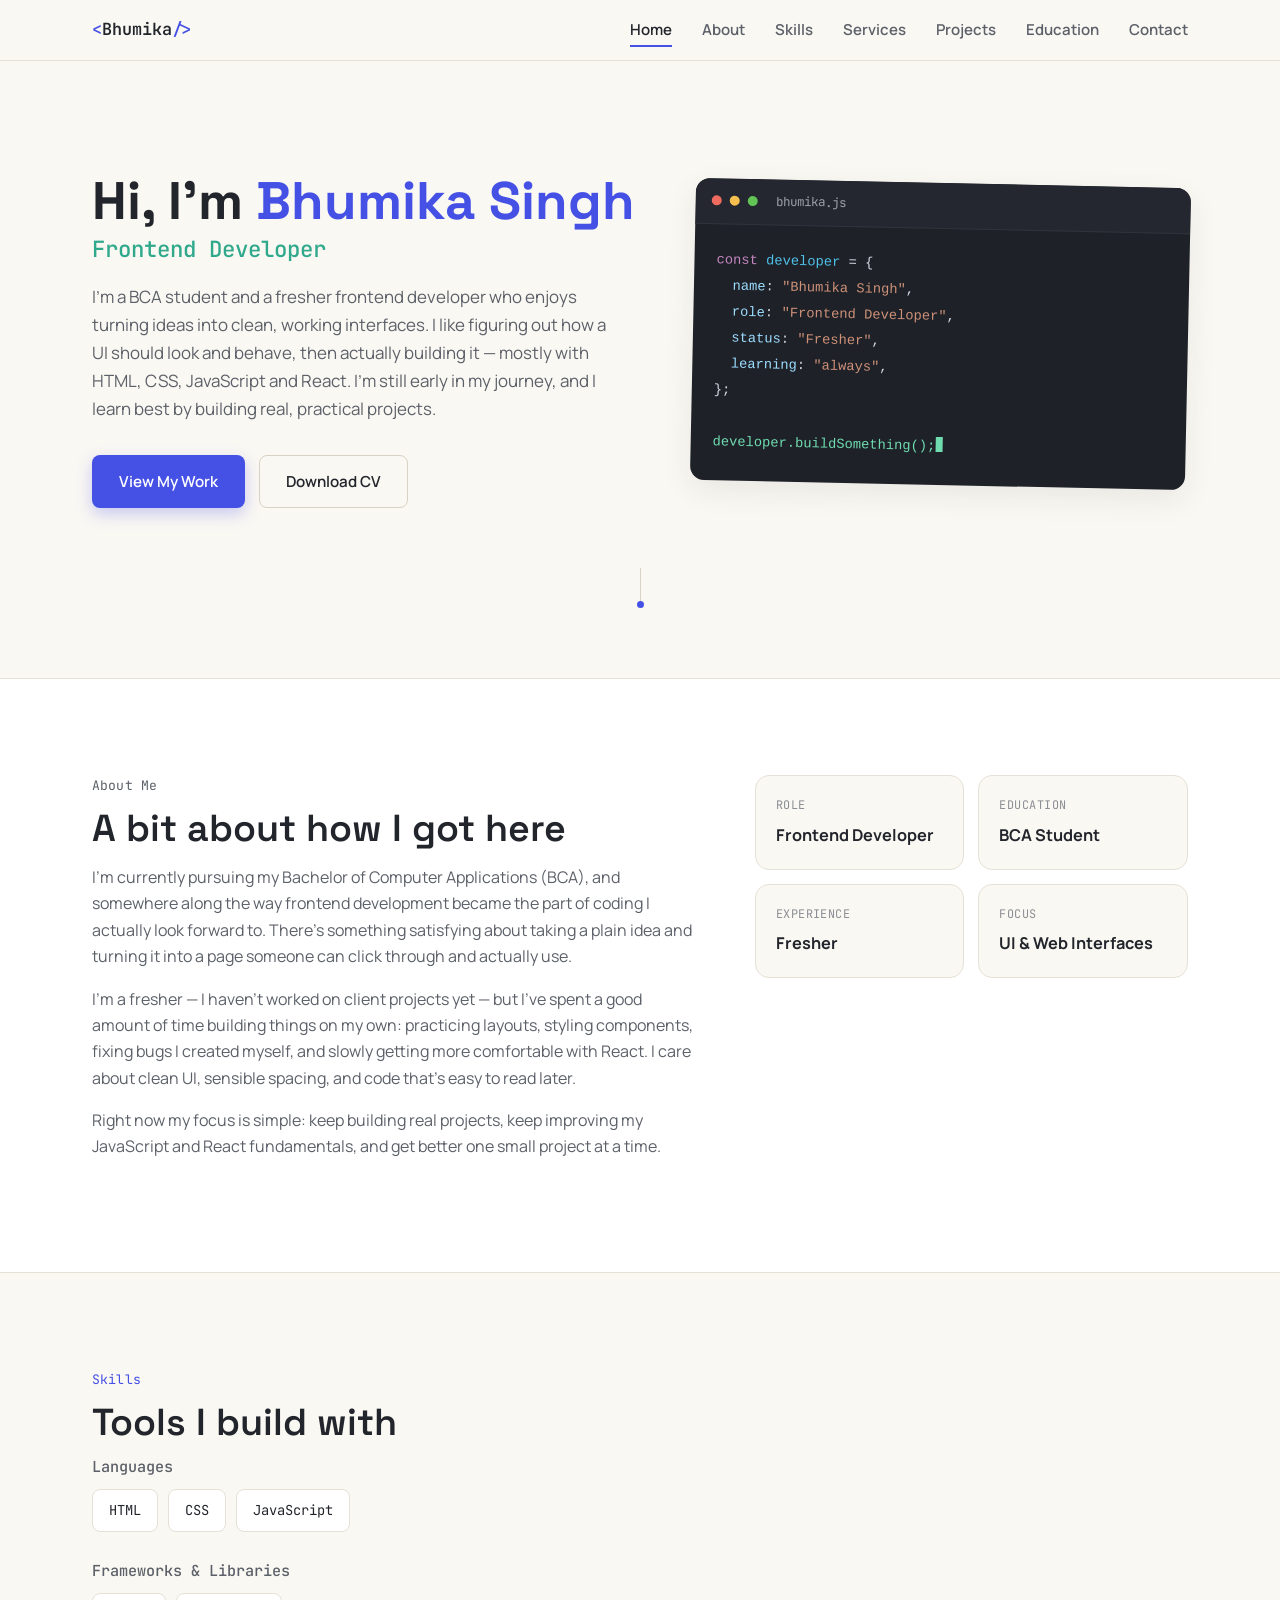
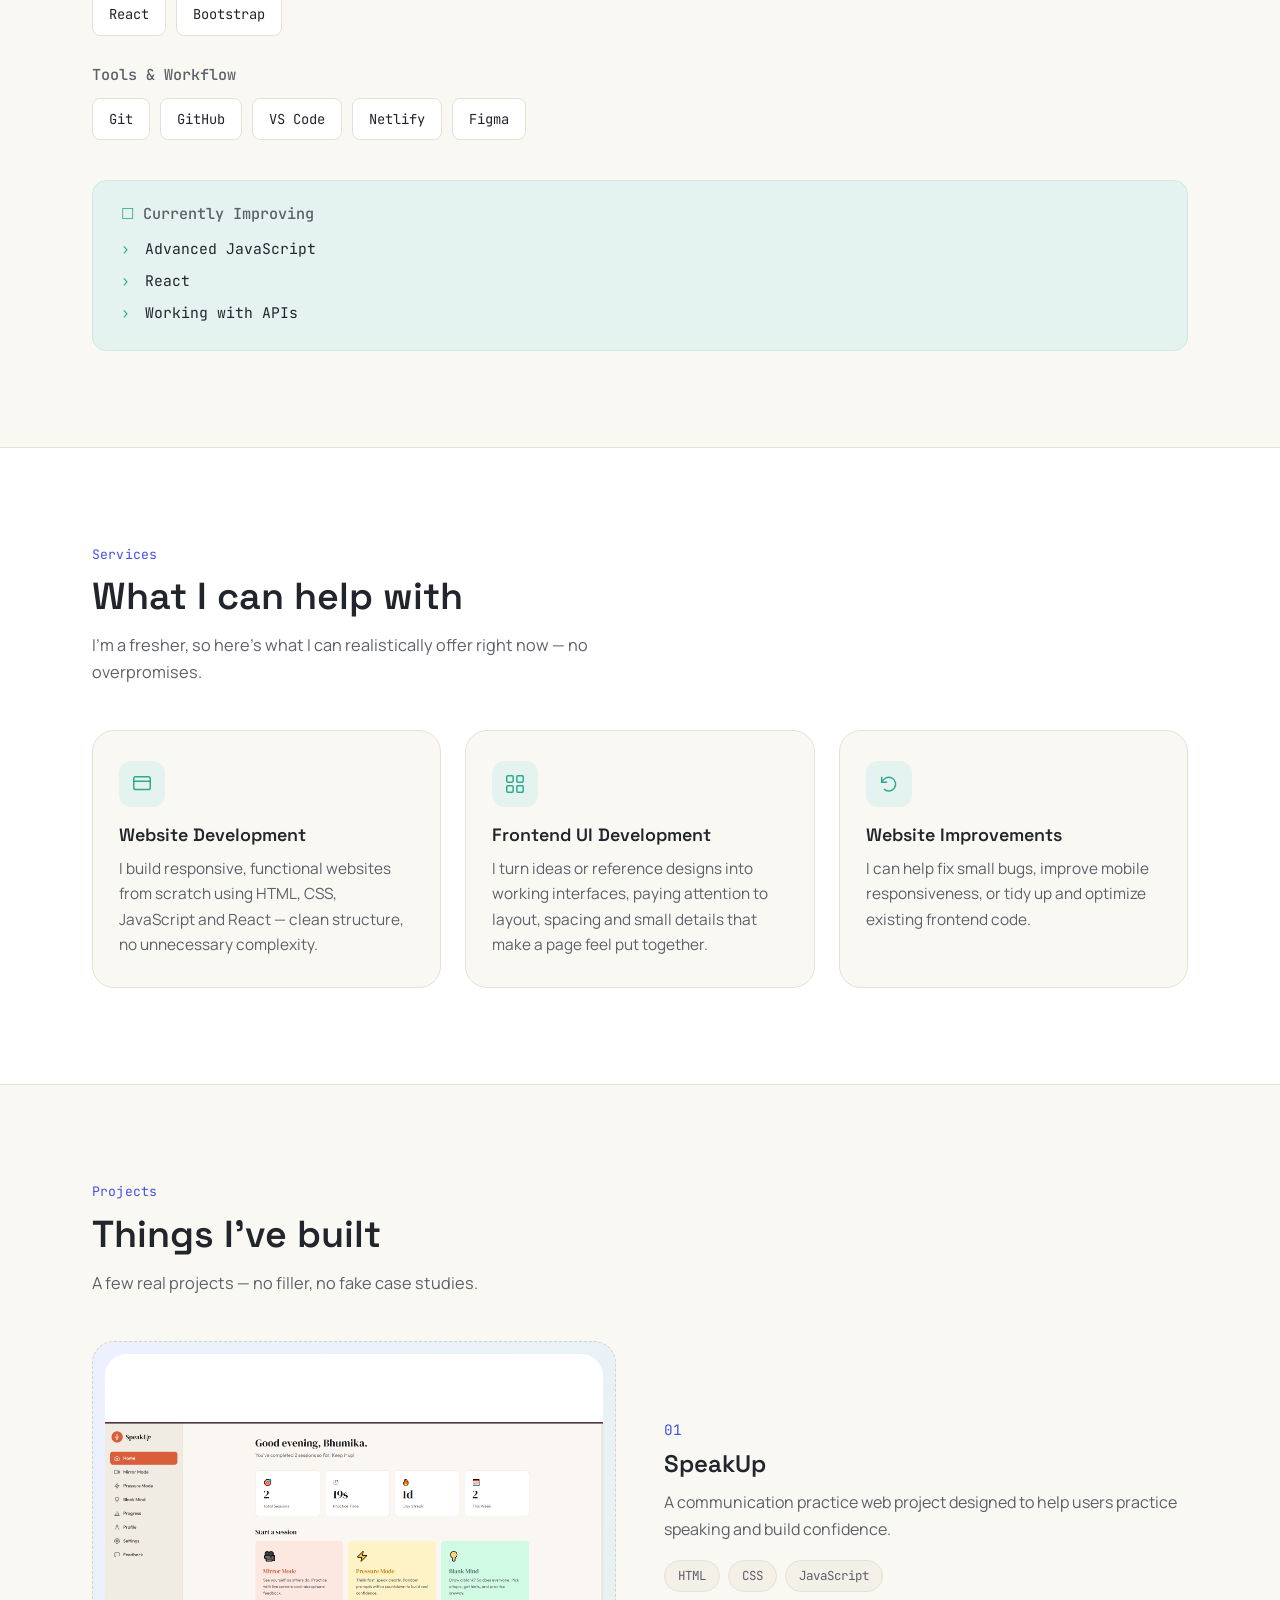
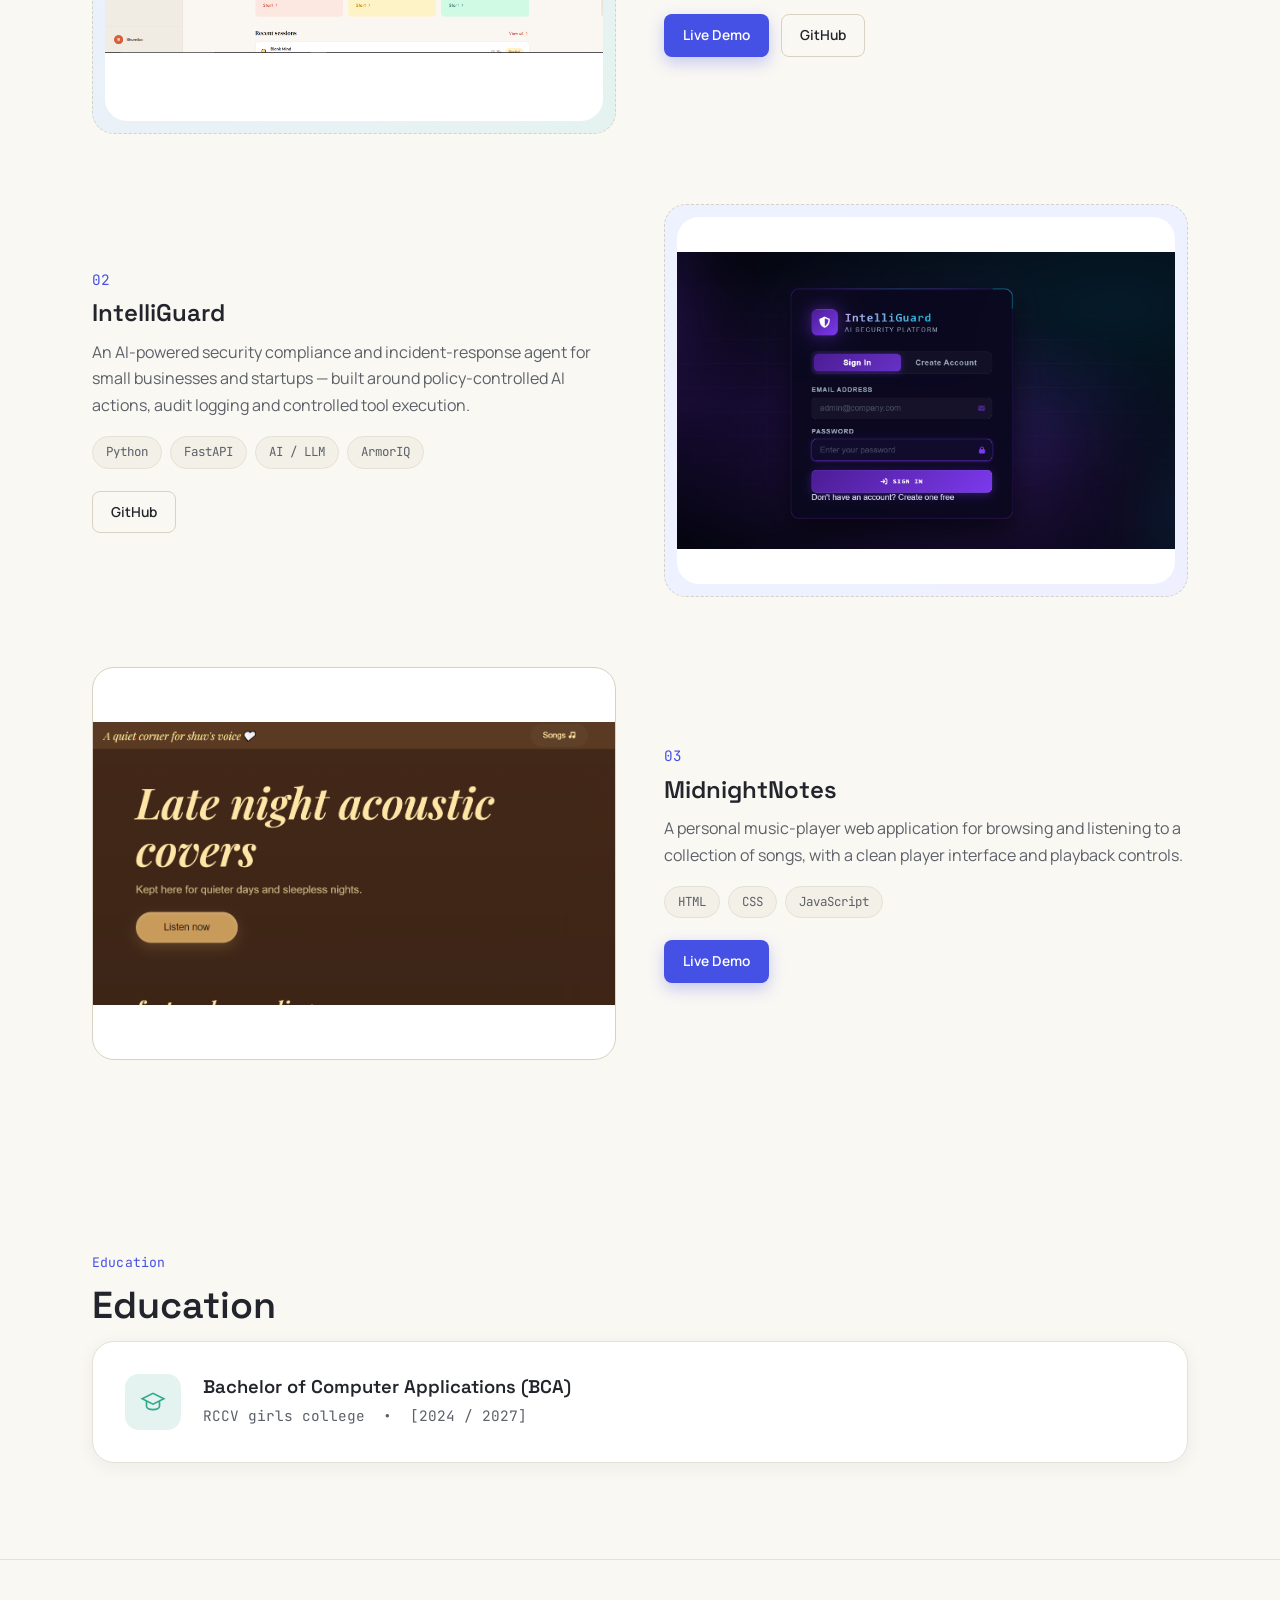
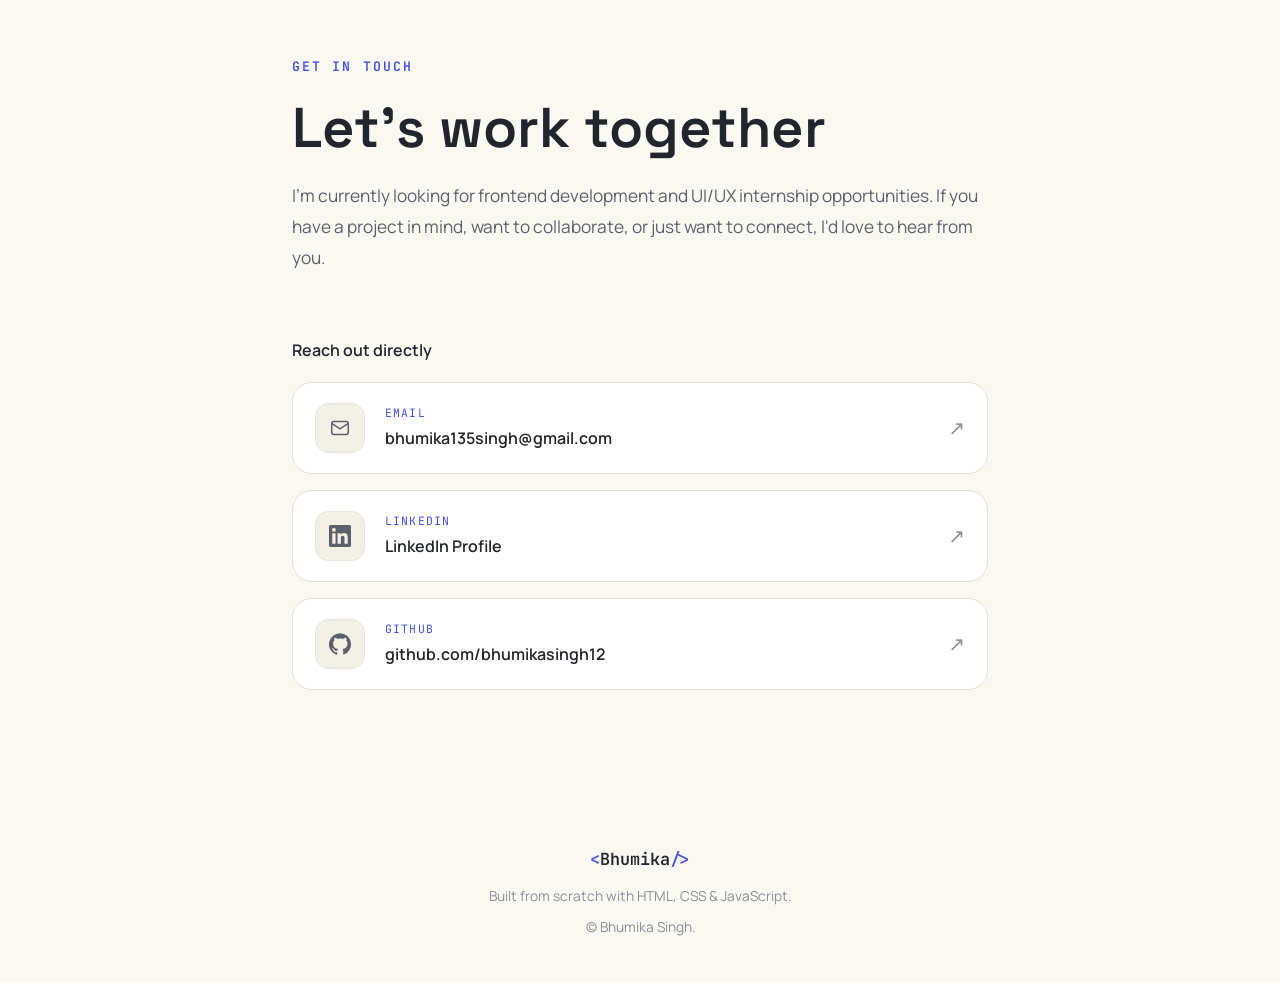
<file: index.html>
<!doctype html>
<html lang="en">
  <head>
    <meta charset="UTF-8" />
    <meta name="viewport" content="width=device-width, initial-scale=1.0" />
    <title>Bhumika Singh — Frontend Developer</title>
    <meta
      name="description"
      content="Bhumika Singh — Frontend Developer & BCA student. Portfolio of projects, skills and services."
    />

    <link rel="preconnect" href="https://fonts.googleapis.com" />
    <link rel="preconnect" href="https://fonts.gstatic.com" crossorigin />
    <link
      href="https://fonts.googleapis.com/css2?family=Space+Grotesk:wght@500;600;700&family=Manrope:wght@400;500;600;700;800&family=JetBrains+Mono:wght@400;500;600&display=swap"
      rel="stylesheet"
    />

    <link rel="stylesheet" href="style.css" />
  </head>
  <body>
    <!-- NAVBAR -->
    <header class="navbar" id="navbar">
      <nav class="nav-inner">
        <a href="#home" class="logo" aria-label="Bhumika Singh — home">
          <span class="logo-bracket">&lt;</span>Bhumika<span
            class="logo-bracket"
            >/&gt;</span
          >
        </a>

        <ul class="nav-links" id="navLinks">
          <li><a href="#home" class="nav-link active-link">Home</a></li>
          <li><a href="#about" class="nav-link">About</a></li>
          <li><a href="#skills" class="nav-link">Skills</a></li>
          <li><a href="#services" class="nav-link">Services</a></li>
          <li><a href="#projects" class="nav-link">Projects</a></li>
          <li><a href="#education" class="nav-link">Education</a></li>
          <li><a href="#contact" class="nav-link">Contact</a></li>
        </ul>

        <button
          class="hamburger"
          id="hamburger"
          aria-label="Toggle menu"
          aria-expanded="false"
          aria-controls="navLinks"
        >
          <span></span><span></span><span></span>
        </button>
      </nav>
    </header>

    <main>
      <!--HERO -->
      <section class="hero" id="home">
        <div class="hero-inner">
          <div class="hero-text">
            <p class="eyebrow"></p>
            <h1 class="hero-title">
              Hi, I'm <span class="highlight">Bhumika Singh</span>
            </h1>
            <h2 class="hero-role">Frontend Developer</h2>
            <p class="hero-intro">
              I'm a BCA student and a fresher frontend developer who enjoys
              turning ideas into clean, working interfaces. I like figuring out
              how a UI should look and behave, then actually building it —
              mostly with HTML, CSS, JavaScript and React. I'm still early in my
              journey, and I learn best by building real, practical projects.
            </p>
            <div class="hero-actions">
              <a href="#projects" class="btn btn-primary">View My Work</a>
              <a
                href="/assets/Resume.pdf"
                class="btn btn-outline"
                download
                >Download CV</a
              >
            </div>
          </div>

          <div class="hero-visual" aria-hidden="true">
            <div class="code-window">
              <div class="code-window-bar">
                <span class="dot dot-red"></span>
                <span class="dot dot-yellow"></span>
                <span class="dot dot-green"></span>
                <span class="code-window-tab">bhumika.js</span>
              </div>
              <div class="code-window-body">
                <pre><code><span class="tok-key">const</span> <span class="tok-var">developer</span> <span class="tok-punc">=</span> <span class="tok-punc">{</span>
  <span class="tok-prop">name</span><span class="tok-punc">:</span> <span class="tok-str">"Bhumika Singh"</span><span class="tok-punc">,</span>
  <span class="tok-prop">role</span><span class="tok-punc">:</span> <span class="tok-str">"Frontend Developer"</span><span class="tok-punc">,</span>
  <span class="tok-prop">status</span><span class="tok-punc">:</span> <span class="tok-str">"Fresher"</span><span class="tok-punc">,</span>
  <span class="tok-prop">learning</span><span class="tok-punc">:</span> <span class="tok-str">"always"</span><span class="tok-punc">,</span>
<span class="tok-punc">}</span><span class="tok-punc">;</span>

<span class="typing-line"><span id="typedLine"></span><span class="type-cursor">&nbsp;</span></span></code></pre>
              </div>
            </div>
          </div>
        </div>
        <a href="#about" class="scroll-cue" aria-label="Scroll to About">
          <span></span>
        </a>
      </section>

      <!--ABOUT -->
      <section class="about" id="about">
        <div class="section-inner about-grid">
          <div class="about-copy">
            <p class="eyebrow">About Me</p>
            <h2 class="section-title">A bit about how I got here</h2>
            <p>
              I'm currently pursuing my Bachelor of Computer Applications (BCA),
              and somewhere along the way frontend development became the part
              of coding I actually look forward to. There's something satisfying
              about taking a plain idea and turning it into a page someone can
              click through and actually use.
            </p>
            <p>
              I'm a fresher — I haven't worked on client projects yet — but I've
              spent a good amount of time building things on my own: practicing
              layouts, styling components, fixing bugs I created myself, and
              slowly getting more comfortable with React. I care about clean UI,
              sensible spacing, and code that's easy to read later.
            </p>
            <p>
              Right now my focus is simple: keep building real projects, keep
              improving my JavaScript and React fundamentals, and get better one
              small project at a time.
            </p>
          </div>

          <div class="about-facts">
            <div class="fact-card">
              <span class="fact-label">Role</span>
              <span class="fact-value">Frontend Developer</span>
            </div>
            <div class="fact-card">
              <span class="fact-label">Education</span>
              <span class="fact-value">BCA Student</span>
            </div>
            <div class="fact-card">
              <span class="fact-label">Experience</span>
              <span class="fact-value">Fresher</span>
            </div>
            <div class="fact-card">
              <span class="fact-label">Focus</span>
              <span class="fact-value">UI &amp; Web Interfaces</span>
            </div>
          </div>
        </div>
      </section>

      <!--SKILLS -->
      <section class="skills" id="skills">
        <div class="section-inner">
          <p class="eyebrow">Skills</p>
          <h2 class="section-title">Tools I build with</h2>

          <div class="skills-groups">
            <div class="skill-group">
              <h3 class="skill-group-title">Languages</h3>
              <div class="chip-row">
                <span class="chip">HTML</span>
                <span class="chip">CSS</span>
                <span class="chip">JavaScript</span>
              </div>
            </div>

            <div class="skill-group">
              <h3 class="skill-group-title">Frameworks &amp; Libraries</h3>
              <div class="chip-row">
                <span class="chip">React</span>
                <span class="chip">Bootstrap</span>
              </div>
            </div>

            <div class="skill-group">
              <h3 class="skill-group-title">Tools &amp; Workflow</h3>
              <div class="chip-row">
                <span class="chip">Git</span>
                <span class="chip">GitHub</span>
                <span class="chip">VS Code</span>
                <span class="chip">Netlify</span>
                <span class="chip">Figma</span>
              </div>
            </div>
          </div>

          <div class="currently-improving">
            <h3 class="skill-group-title">
              <span class="checkbox-icon" aria-hidden="true">☐</span> Currently
              Improving
            </h3>
            <ul class="improving-list">
              <li>
                <span class="improving-mark" aria-hidden="true">›</span>
                Advanced JavaScript
              </li>
              <li>
                <span class="improving-mark" aria-hidden="true">›</span> React
              </li>
              <li>
                <span class="improving-mark" aria-hidden="true">›</span> Working
                with APIs
              </li>
            </ul>
          </div>
        </div>
      </section>

      <!--SERVICES-->
      <section class="services" id="services">
        <div class="section-inner">
          <p class="eyebrow">Services</p>
          <h2 class="section-title">What I can help with</h2>
          <p class="section-subtitle">
            I'm a fresher, so here's what I can realistically offer right now —
            no overpromises.
          </p>

          <div class="services-grid">
            <article class="service-card">
              <div class="service-icon" aria-hidden="true">
                <svg
                  viewBox="0 0 24 24"
                  fill="none"
                  stroke="currentColor"
                  stroke-width="1.6"
                >
                  <rect x="3" y="4" width="18" height="14" rx="2" />
                  <path d="M3 9h18" />
                  <path d="M7 6.5h.01M10 6.5h.01" />
                </svg>
              </div>
              <h3 class="service-title">Website Development</h3>
              <p class="service-desc">
                I build responsive, functional websites from scratch using HTML,
                CSS, JavaScript and React — clean structure, no unnecessary
                complexity.
              </p>
            </article>

            <article class="service-card">
              <div class="service-icon" aria-hidden="true">
                <svg
                  viewBox="0 0 24 24"
                  fill="none"
                  stroke="currentColor"
                  stroke-width="1.6"
                >
                  <rect x="3" y="3" width="7" height="7" rx="1.2" />
                  <rect x="14" y="3" width="7" height="7" rx="1.2" />
                  <rect x="3" y="14" width="7" height="7" rx="1.2" />
                  <rect x="14" y="14" width="7" height="7" rx="1.2" />
                </svg>
              </div>
              <h3 class="service-title">Frontend UI Development</h3>
              <p class="service-desc">
                I turn ideas or reference designs into working interfaces,
                paying attention to layout, spacing and small details that make
                a page feel put together.
              </p>
            </article>

            <article class="service-card">
              <div class="service-icon" aria-hidden="true">
                <svg
                  viewBox="0 0 24 24"
                  fill="none"
                  stroke="currentColor"
                  stroke-width="1.6"
                >
                  <path d="M4 4v6h6" />
                  <path d="M4.5 10a7.5 7.5 0 1 1 1.9 7.4" />
                </svg>
              </div>
              <h3 class="service-title">Website Improvements</h3>
              <p class="service-desc">
                I can help fix small bugs, improve mobile responsiveness, or
                tidy up and optimize existing frontend code.
              </p>
            </article>
          </div>
        </div>
      </section>

      <!--PROJECTS -->
      <section class="projects" id="projects">
        <div class="section-inner">
          <p class="eyebrow">Projects</p>
          <h2 class="section-title">Things I've built</h2>
          <p class="section-subtitle">
            A few real projects — no filler, no fake case studies.
          </p>

          <div class="projects-list">
            <!-- Project 1: SpeakUp -->
            <article class="project-row">
              <div class="project-media">
                <div class="project-placeholder placeholder-speakup">
                  <svg
                    viewBox="0 0 24 24"
                    fill="none"
                    stroke="currentColor"
                    stroke-width="1.4"
                  >
                    <path
                      d="M12 15a3 3 0 0 0 3-3V6a3 3 0 0 0-6 0v6a3 3 0 0 0 3 3Z"
                    />
                    <path d="M19 11a7 7 0 0 1-14 0" />
                    <path d="M12 18v4M9 22h6" />
                  </svg>
                  <span
                    ><img
                      class="project-screenshot"
                      src="/assets/projects/speakup.png"
                      alt="Screenshot of SpeakUp app"
                  /></span>
                </div>
              </div>
              <div class="project-info">
                <span class="project-index">01</span>
                <h3 class="project-title">SpeakUp</h3>
                <p class="project-desc">
                  A communication practice web project designed to help users
                  practice speaking and build confidence.
                </p>
                <div class="tech-row">
                  <span class="tech-tag">HTML</span>
                  <span class="tech-tag">CSS</span>
                  <span class="tech-tag">JavaScript</span>
                </div>
                <div class="project-actions">
                  <a
                    href="https://speakkkup.netlify.app/"
                    class="btn btn-primary btn-sm"
                    target="_blank"
                    rel="noopener noreferrer"
                    >Live Demo</a>
                  <a
                    href="https://github.com/bhumikasingh12/SpeakUp/tree/main"
                    class="btn btn-outline btn-sm"
                    target="_blank"
                    rel="noopener noreferrer"
                    >GitHub</a
                  >
                </div>
              </div>
            </article>

            <!-- Project 2: IntelliGuard -->
            <article class="project-row project-row-reverse">
              <div class="project-media">
                <div class="project-placeholder placeholder-intelliguard">
                  <svg
                    viewBox="0 0 24 24"
                    fill="none"
                    stroke="currentColor"
                    stroke-width="1.4"
                  >
                    <path
                      d="M12 3 4 6v6c0 5 3.6 8.4 8 9 4.4-.6 8-4 8-9V6l-8-3Z"
                    />
                    <path d="m9 12 2 2 4-4" />
                  </svg>
                  <span> <img class="project-screenshot" src="/assets/projects/intelliguard.png" alt="Screenshot of IntelliGuard dashboard"></span>
                </div>
              </div>
              <div class="project-info">
                <span class="project-index">02</span>
                <h3 class="project-title">IntelliGuard</h3>
                <p class="project-desc">
                  An AI-powered security compliance and incident-response agent
                  for small businesses and startups — built around
                  policy-controlled AI actions, audit logging and controlled
                  tool execution.
                </p>
                <div class="tech-row">
                  <span class="tech-tag">Python</span>
                  <span class="tech-tag">FastAPI</span>
                  <span class="tech-tag">AI / LLM</span>
                  <span class="tech-tag">ArmorIQ</span>
                </div>
                <div class="project-actions">
                  <!-- Replace with your actual deployed link -->
                  <!-- <a
                    href="https://example.com"
                    class="btn btn-primary btn-sm"
                    target="_blank"
                    rel="noopener noreferrer"
                    >Live Demo</a
                  > -->
                  <!-- Replace with your actual GitHub repo link -->
                  <a
                    href="https://github.com/ektakumar-ii/IntelliGuard"
                    class="btn btn-outline btn-sm"
                    target="_blank"
                    rel="noopener noreferrer"
                    >GitHub</a
                  >
                </div>
              </div>
            </article>

            <!-- Project 3: MidnightNotes (private repo — no GitHub link) -->
            <article class="project-row">
              <div class="project-media">
                <img
                  class="project-screenshot"
                  src="/assets/projects/midnightnotes.png"
                  alt="Screenshot of MidnightNotes music player"
                />
              </div>
              <div class="project-info">
                <span class="project-index">03</span>
                <h3 class="project-title">MidnightNotes</h3>
                <p class="project-desc">
                  A personal music-player web application for browsing and
                  listening to a collection of songs, with a clean player
                  interface and playback controls.
                </p>
                <div class="tech-row">
                  <span class="tech-tag">HTML</span>
                  <span class="tech-tag">CSS</span>
                  <span class="tech-tag">JavaScript</span>
                </div>
                <div class="project-actions">
                  <a
                    href="https://midnightnotess.netlify.app/"
                    class="btn btn-primary btn-sm"
                    target="_blank"
                    rel="noopener noreferrer"
                    >Live Demo</a
                  >
                </div>
              </div>
            </article>
          </div>
        </div>
      </section>

      <!--EDUCATION-->
      <section class="education" id="education">
        <div class="section-inner">
          <p class="eyebrow">Education</p>
          <h2 class="section-title">Education</h2>

          <div class="education-card">
            <div class="education-icon" aria-hidden="true">
              <svg
                viewBox="0 0 24 24"
                fill="none"
                stroke="currentColor"
                stroke-width="1.5"
              >
                <path d="M22 9 12 4 2 9l10 5 10-5Z" />
                <path d="M6 11v5c0 1.7 2.7 3 6 3s6-1.3 6-3v-5" />
              </svg>
            </div>
            <div class="education-details">
              <h3 class="education-degree">
                Bachelor of Computer Applications (BCA)
              </h3>
              <p class="education-meta">
                RCCV girls college &nbsp;•&nbsp; [2024 / 2027]
              </p>
            </div>
          </div>
        </div>
      </section>

      <!-- CONTACT -->
      <section class="contact" id="contact">
        <div class="section-inner contact-simple">
          <div class="contact-heading">
            <p class="eyebrow">GET IN TOUCH</p>

            <h2 class="section-title">Let's work together</h2>

            <p class="contact-description">
              I'm currently looking for frontend development and UI/UX
              internship opportunities. If you have a project in mind, want to
              collaborate, or just want to connect, I'd love to hear from you.
            </p>
          </div>

          <div class="contact-direct">
            <h3>Reach out directly</h3>

            <!-- Email -->
            <a 
             href="https://mail.google.com/mail/?view=cm&fs=1&to=bhumika135singh@gmail.com"
                   class="contact-card"
               target="_blank"
              rel="noopener noreferrer">
              <div class="contact-icon">
                <svg
                  viewBox="0 0 24 24"
                  fill="none"
                  stroke="currentColor"
                  stroke-width="1.6"
                >
                  <rect x="3" y="5" width="18" height="14" rx="2" />
                  <path d="m3 7 9 6 9-6" />
                </svg>
              </div>

              <div class="contact-card-info">
                <span class="contact-card-label">EMAIL</span>
                <span class="contact-card-value">bhumika135singh@gmail.com</span>
              </div>

              <span class="contact-arrow">↗</span>
            </a>

            <!-- LinkedIn -->
            <a
              href="https://www.linkedin.com/in/bhumika-singh-95696332a/"
              class="contact-card"
              target="_blank"
              rel="noopener noreferrer"
            >
              <div class="contact-icon">
                <svg viewBox="0 0 24 24" fill="currentColor">
                  <path
                    d="M20.45 20.45h-3.55v-5.57c0-1.33-.02-3.03-1.85-3.03-1.86 0-2.14 1.45-2.14 2.94v5.66H9.36V9h3.41v1.56h.05c.47-.9 1.63-1.85 3.36-1.85 3.6 0 4.27 2.37 4.27 5.45v6.29ZM5.34 7.43a2.06 2.06 0 1 1 0-4.12 2.06 2.06 0 0 1 0 4.12ZM7.12 20.45H3.56V9h3.56v11.45ZM22.22 0H1.77C.79 0 0 .77 0 1.73v20.54C0 23.23.79 24 1.77 24h20.45c.98 0 1.78-.77 1.78-1.73V1.73C24 .77 23.2 0 22.22 0Z"
                  />
                </svg>
              </div>

              <div class="contact-card-info">
                <span class="contact-card-label">LINKEDIN</span>
                <span class="contact-card-value">LinkedIn Profile</span>
              </div>

              <span class="contact-arrow">↗</span>
            </a>

            <!-- GitHub -->
            <a
              href="https://github.com/bhumikasingh12"
              class="contact-card"
              target="_blank"
              rel="noopener noreferrer"
            >
              <div class="contact-icon">
                <svg viewBox="0 0 24 24" fill="currentColor">
                  <path
                    d="M12 .3a12 12 0 0 0-3.8 23.4c.6.1.8-.3.8-.6v-2.2c-3.3.7-4-1.6-4-1.6-.6-1.4-1.4-1.8-1.4-1.8-1.1-.8.1-.8.1-.8 1.2.1 1.9 1.3 1.9 1.3 1.1 1.9 2.9 1.3 3.6 1 .1-.8.4-1.3.8-1.6-2.7-.3-5.4-1.3-5.4-5.9 0-1.3.5-2.4 1.3-3.2-.1-.3-.5-1.5.1-3.2 0 0 1-.3 3.4 1.2a11.5 11.5 0 0 1 6 0c2.3-1.5 3.3-1.2 3.3-1.2.7 1.7.2 2.9.1 3.2.8.8 1.3 1.9 1.3 3.2 0 4.6-2.8 5.6-5.4 5.9.4.4.8 1.1.8 2.2v3.3c0 .3.2.7.8.6A12 12 0 0 0 12 .3Z"
                  />
                </svg>
              </div>

              <div class="contact-card-info">
                <span class="contact-card-label">GITHUB</span>
                <span class="contact-card-value"
                  >github.com/bhumikasingh12</span
                >
              </div>

              <span class="contact-arrow">↗</span>
            </a>
          </div>
        </div>
      </section>
    </main>

    <!--FOOTER -->
    <footer class="footer">
      <div class="section-inner footer-inner">
        <a href="#home" class="logo footer-logo">
          <span class="logo-bracket">&lt;</span>Bhumika<span
            class="logo-bracket"
            >/&gt;</span
          >
        </a>
        <p class="footer-text">
          Built from scratch with HTML, CSS &amp; JavaScript.
        </p>
        <p class="footer-copy">
          &copy; <span id="year"></span> Bhumika Singh.
        </p>
      </div>
    </footer>

    <script src="script.js"></script>
  </body>
</html>
</file>
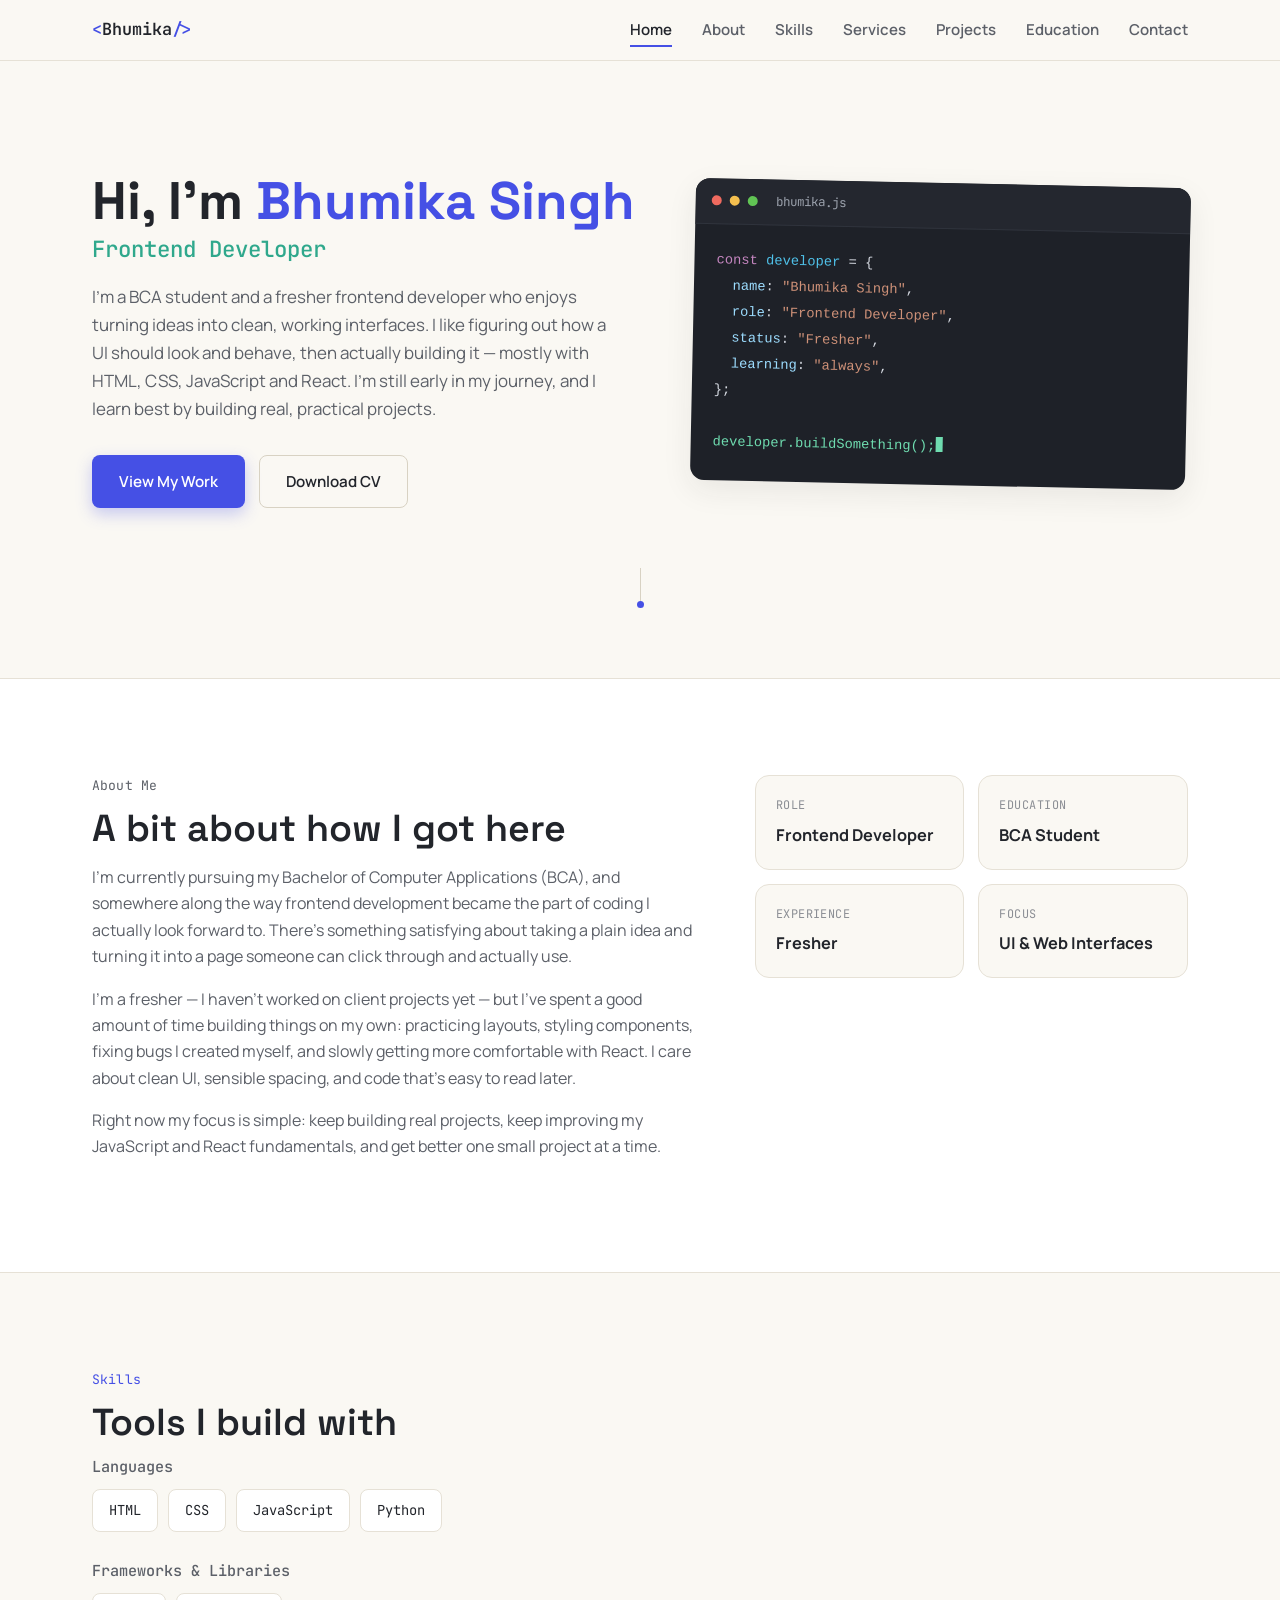
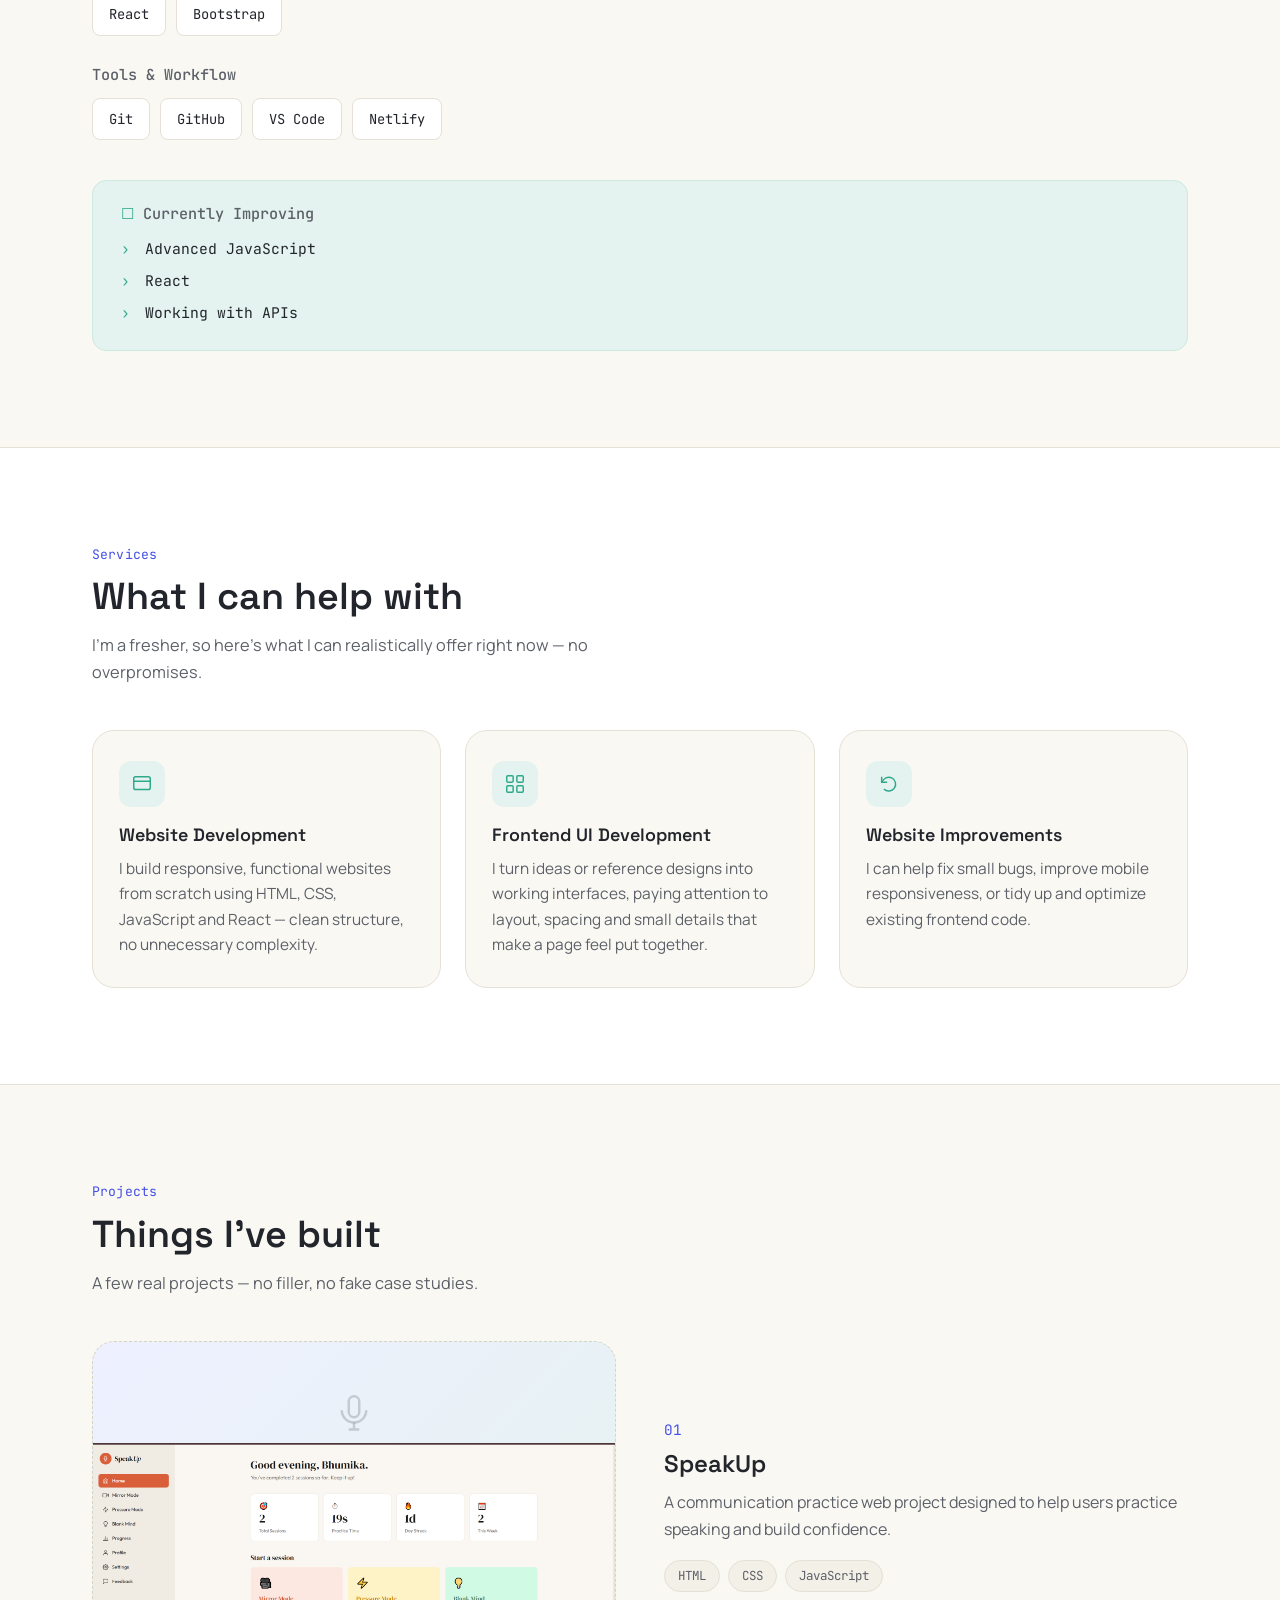
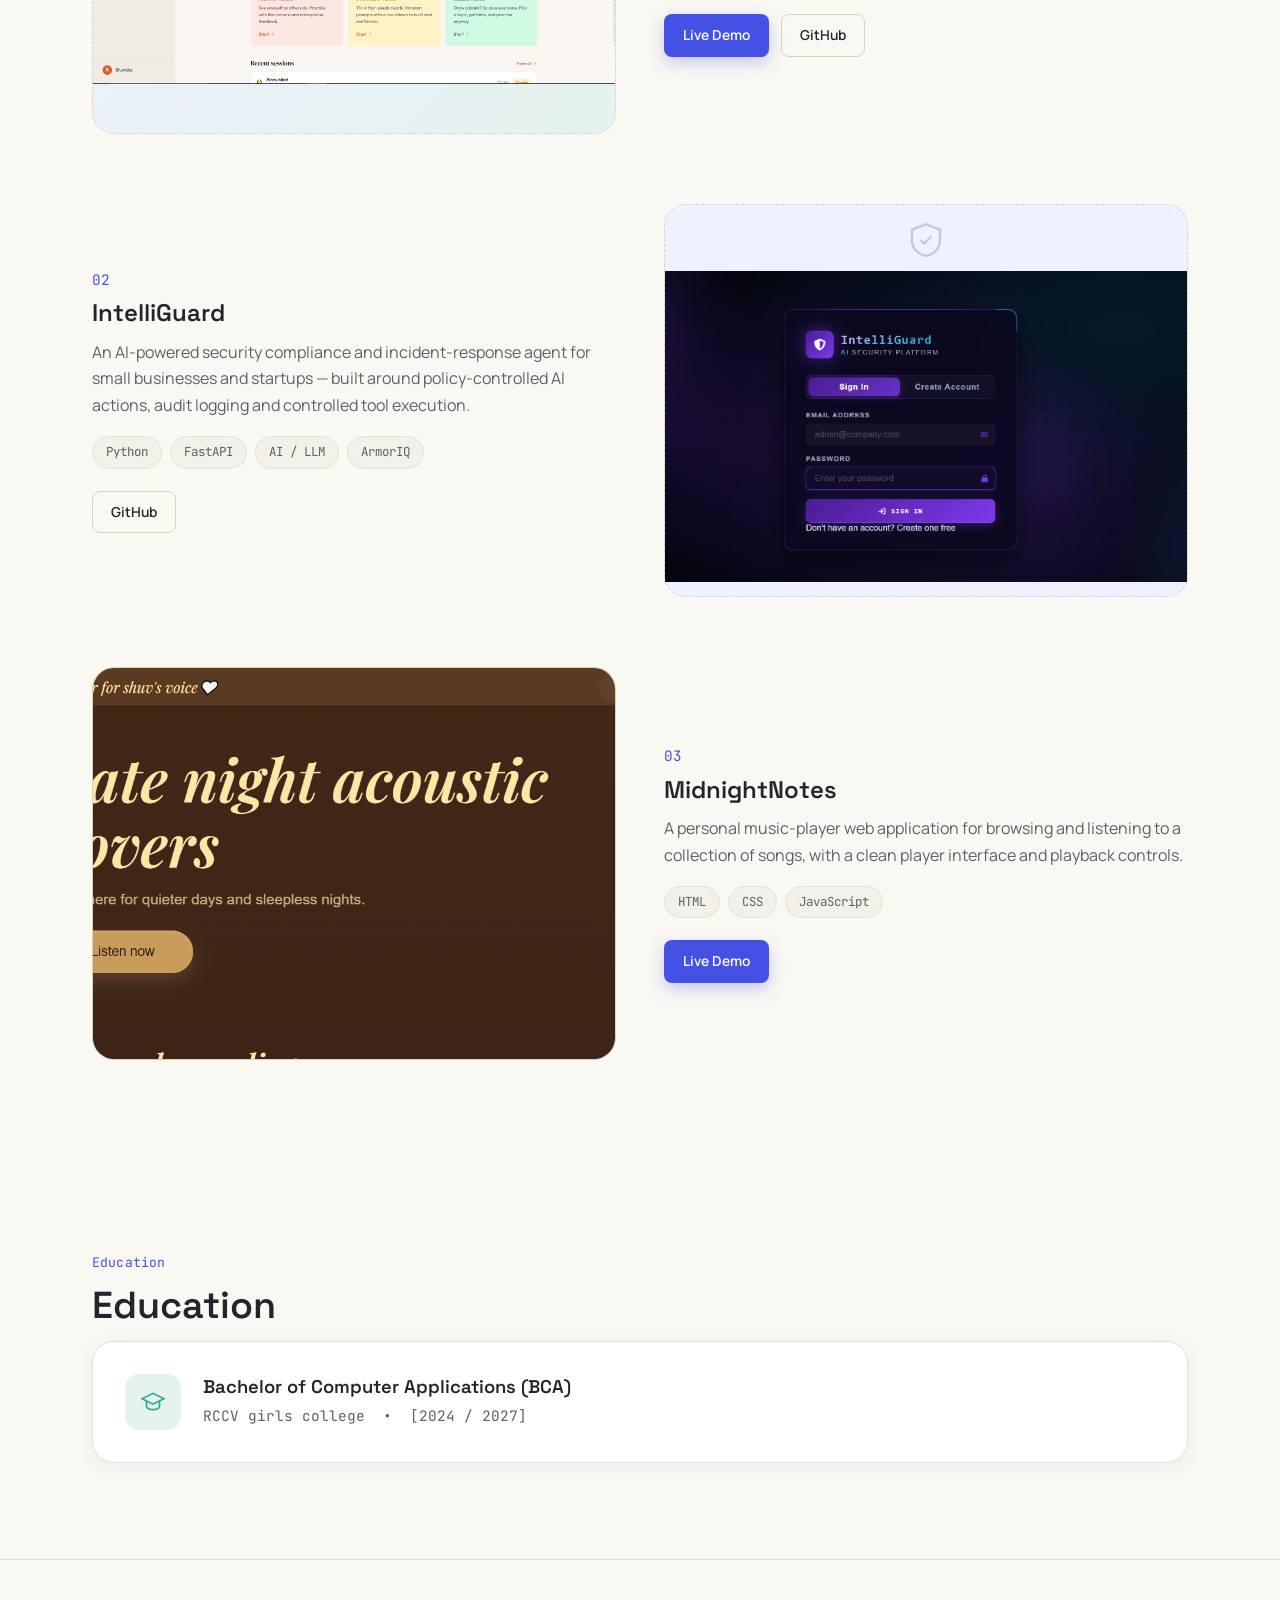
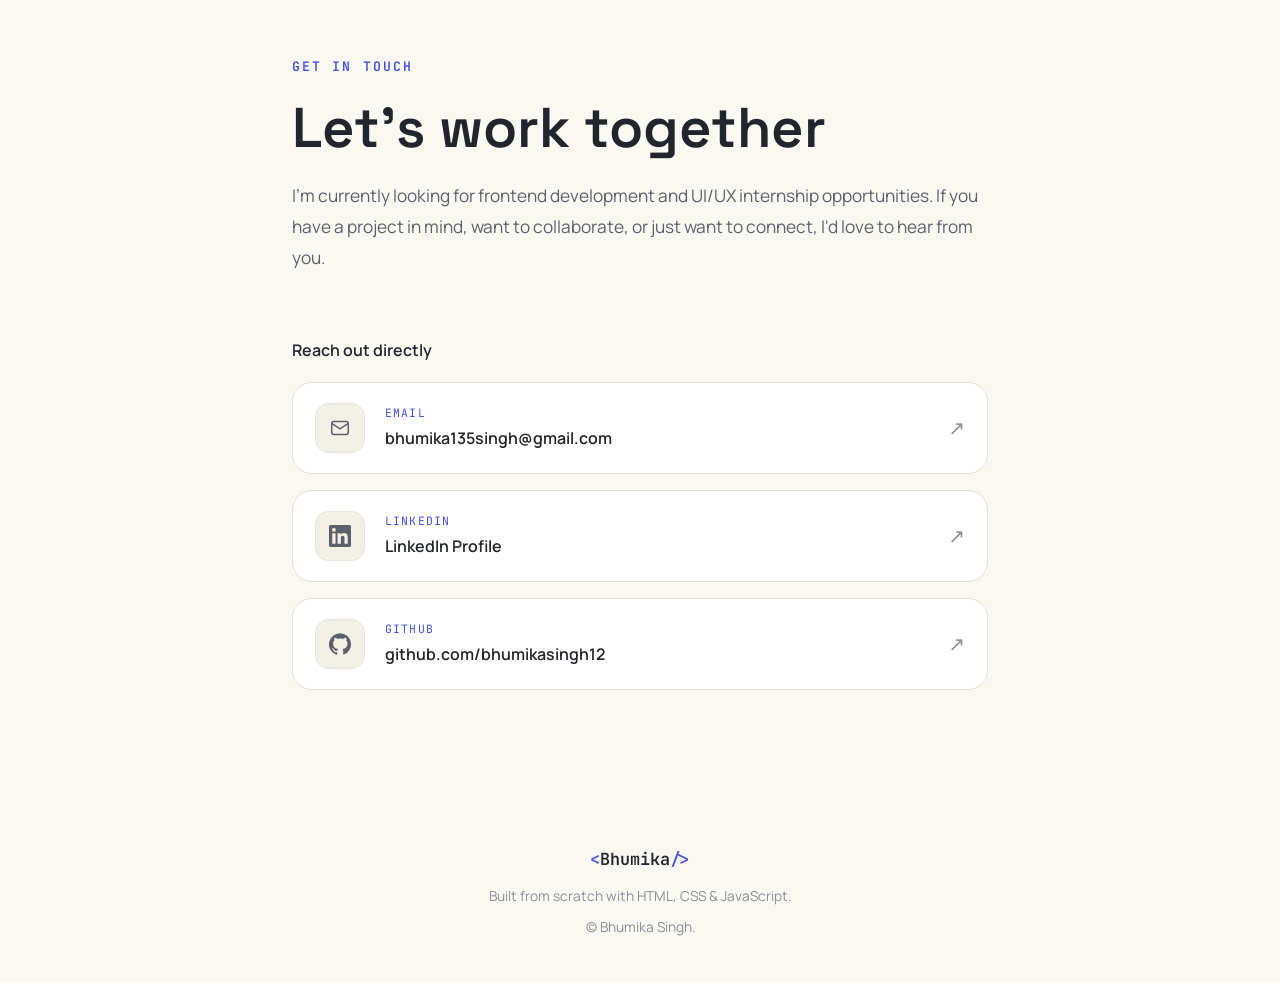
<file: portfolio/index.html>
<!doctype html>
<html lang="en">
  <head>
    <meta charset="UTF-8" />
    <meta name="viewport" content="width=device-width, initial-scale=1.0" />
    <title>Bhumika Singh — Frontend Developer</title>
    <meta
      name="description"
      content="Bhumika Singh — Frontend Developer & BCA student. Portfolio of projects, skills and services."
    />

    <link rel="preconnect" href="https://fonts.googleapis.com" />
    <link rel="preconnect" href="https://fonts.gstatic.com" crossorigin />
    <link
      href="https://fonts.googleapis.com/css2?family=Space+Grotesk:wght@500;600;700&family=Manrope:wght@400;500;600;700;800&family=JetBrains+Mono:wght@400;500;600&display=swap"
      rel="stylesheet"
    />

    <link rel="stylesheet" href="style.css" />
  </head>
  <body>
    <!-- NAVBAR -->
    <header class="navbar" id="navbar">
      <nav class="nav-inner">
        <a href="#home" class="logo" aria-label="Bhumika Singh — home">
          <span class="logo-bracket">&lt;</span>Bhumika<span
            class="logo-bracket"
            >/&gt;</span
          >
        </a>

        <ul class="nav-links" id="navLinks">
          <li><a href="#home" class="nav-link active-link">Home</a></li>
          <li><a href="#about" class="nav-link">About</a></li>
          <li><a href="#skills" class="nav-link">Skills</a></li>
          <li><a href="#services" class="nav-link">Services</a></li>
          <li><a href="#projects" class="nav-link">Projects</a></li>
          <li><a href="#education" class="nav-link">Education</a></li>
          <li><a href="#contact" class="nav-link">Contact</a></li>
        </ul>

        <button
          class="hamburger"
          id="hamburger"
          aria-label="Toggle menu"
          aria-expanded="false"
          aria-controls="navLinks"
        >
          <span></span><span></span><span></span>
        </button>
      </nav>
    </header>

    <main>
      <!--HERO -->
      <section class="hero" id="home">
        <div class="hero-inner">
          <div class="hero-text">
            <p class="eyebrow"></p>
            <h1 class="hero-title">
              Hi, I'm <span class="highlight">Bhumika Singh</span>
            </h1>
            <h2 class="hero-role">Frontend Developer</h2>
            <p class="hero-intro">
              I'm a BCA student and a fresher frontend developer who enjoys
              turning ideas into clean, working interfaces. I like figuring out
              how a UI should look and behave, then actually building it —
              mostly with HTML, CSS, JavaScript and React. I'm still early in my
              journey, and I learn best by building real, practical projects.
            </p>
            <div class="hero-actions">
              <a href="#projects" class="btn btn-primary">View My Work</a>
              <!-- Replace with your actual CV file -->
              <a
                href="assets/Bhumika-Singh-CV.pdf"
                class="btn btn-outline"
                download
                >Download CV</a
              >
            </div>
          </div>

          <div class="hero-visual" aria-hidden="true">
            <div class="code-window">
              <div class="code-window-bar">
                <span class="dot dot-red"></span>
                <span class="dot dot-yellow"></span>
                <span class="dot dot-green"></span>
                <span class="code-window-tab">bhumika.js</span>
              </div>
              <div class="code-window-body">
                <pre><code><span class="tok-key">const</span> <span class="tok-var">developer</span> <span class="tok-punc">=</span> <span class="tok-punc">{</span>
  <span class="tok-prop">name</span><span class="tok-punc">:</span> <span class="tok-str">"Bhumika Singh"</span><span class="tok-punc">,</span>
  <span class="tok-prop">role</span><span class="tok-punc">:</span> <span class="tok-str">"Frontend Developer"</span><span class="tok-punc">,</span>
  <span class="tok-prop">status</span><span class="tok-punc">:</span> <span class="tok-str">"Fresher"</span><span class="tok-punc">,</span>
  <span class="tok-prop">learning</span><span class="tok-punc">:</span> <span class="tok-str">"always"</span><span class="tok-punc">,</span>
<span class="tok-punc">}</span><span class="tok-punc">;</span>

<span class="typing-line"><span id="typedLine"></span><span class="type-cursor">&nbsp;</span></span></code></pre>
              </div>
            </div>
          </div>
        </div>
        <a href="#about" class="scroll-cue" aria-label="Scroll to About">
          <span></span>
        </a>
      </section>

      <!--ABOUT -->
      <section class="about" id="about">
        <div class="section-inner about-grid">
          <div class="about-copy">
            <p class="eyebrow">About Me</p>
            <h2 class="section-title">A bit about how I got here</h2>
            <p>
              I'm currently pursuing my Bachelor of Computer Applications (BCA),
              and somewhere along the way frontend development became the part
              of coding I actually look forward to. There's something satisfying
              about taking a plain idea and turning it into a page someone can
              click through and actually use.
            </p>
            <p>
              I'm a fresher — I haven't worked on client projects yet — but I've
              spent a good amount of time building things on my own: practicing
              layouts, styling components, fixing bugs I created myself, and
              slowly getting more comfortable with React. I care about clean UI,
              sensible spacing, and code that's easy to read later.
            </p>
            <p>
              Right now my focus is simple: keep building real projects, keep
              improving my JavaScript and React fundamentals, and get better one
              small project at a time.
            </p>
          </div>

          <div class="about-facts">
            <div class="fact-card">
              <span class="fact-label">Role</span>
              <span class="fact-value">Frontend Developer</span>
            </div>
            <div class="fact-card">
              <span class="fact-label">Education</span>
              <span class="fact-value">BCA Student</span>
            </div>
            <div class="fact-card">
              <span class="fact-label">Experience</span>
              <span class="fact-value">Fresher</span>
            </div>
            <div class="fact-card">
              <span class="fact-label">Focus</span>
              <span class="fact-value">UI &amp; Web Interfaces</span>
            </div>
          </div>
        </div>
      </section>

      <!--SKILLS -->
      <section class="skills" id="skills">
        <div class="section-inner">
          <p class="eyebrow">Skills</p>
          <h2 class="section-title">Tools I build with</h2>

          <div class="skills-groups">
            <div class="skill-group">
              <h3 class="skill-group-title">Languages</h3>
              <div class="chip-row">
                <span class="chip">HTML</span>
                <span class="chip">CSS</span>
                <span class="chip">JavaScript</span>
                <span class="chip">Python</span>
              </div>
            </div>

            <div class="skill-group">
              <h3 class="skill-group-title">Frameworks &amp; Libraries</h3>
              <div class="chip-row">
                <span class="chip">React</span>
                <span class="chip">Bootstrap</span>
              </div>
            </div>

            <div class="skill-group">
              <h3 class="skill-group-title">Tools &amp; Workflow</h3>
              <div class="chip-row">
                <span class="chip">Git</span>
                <span class="chip">GitHub</span>
                <span class="chip">VS Code</span>
                <span class="chip">Netlify</span>
              </div>
            </div>
          </div>

          <div class="currently-improving">
            <h3 class="skill-group-title">
              <span class="checkbox-icon" aria-hidden="true">☐</span> Currently
              Improving
            </h3>
            <ul class="improving-list">
              <li>
                <span class="improving-mark" aria-hidden="true">›</span>
                Advanced JavaScript
              </li>
              <li>
                <span class="improving-mark" aria-hidden="true">›</span> React
              </li>
              <li>
                <span class="improving-mark" aria-hidden="true">›</span> Working
                with APIs
              </li>
            </ul>
          </div>
        </div>
      </section>

      <!--SERVICES-->
      <section class="services" id="services">
        <div class="section-inner">
          <p class="eyebrow">Services</p>
          <h2 class="section-title">What I can help with</h2>
          <p class="section-subtitle">
            I'm a fresher, so here's what I can realistically offer right now —
            no overpromises.
          </p>

          <div class="services-grid">
            <article class="service-card">
              <div class="service-icon" aria-hidden="true">
                <svg
                  viewBox="0 0 24 24"
                  fill="none"
                  stroke="currentColor"
                  stroke-width="1.6"
                >
                  <rect x="3" y="4" width="18" height="14" rx="2" />
                  <path d="M3 9h18" />
                  <path d="M7 6.5h.01M10 6.5h.01" />
                </svg>
              </div>
              <h3 class="service-title">Website Development</h3>
              <p class="service-desc">
                I build responsive, functional websites from scratch using HTML,
                CSS, JavaScript and React — clean structure, no unnecessary
                complexity.
              </p>
            </article>

            <article class="service-card">
              <div class="service-icon" aria-hidden="true">
                <svg
                  viewBox="0 0 24 24"
                  fill="none"
                  stroke="currentColor"
                  stroke-width="1.6"
                >
                  <rect x="3" y="3" width="7" height="7" rx="1.2" />
                  <rect x="14" y="3" width="7" height="7" rx="1.2" />
                  <rect x="3" y="14" width="7" height="7" rx="1.2" />
                  <rect x="14" y="14" width="7" height="7" rx="1.2" />
                </svg>
              </div>
              <h3 class="service-title">Frontend UI Development</h3>
              <p class="service-desc">
                I turn ideas or reference designs into working interfaces,
                paying attention to layout, spacing and small details that make
                a page feel put together.
              </p>
            </article>

            <article class="service-card">
              <div class="service-icon" aria-hidden="true">
                <svg
                  viewBox="0 0 24 24"
                  fill="none"
                  stroke="currentColor"
                  stroke-width="1.6"
                >
                  <path d="M4 4v6h6" />
                  <path d="M4.5 10a7.5 7.5 0 1 1 1.9 7.4" />
                </svg>
              </div>
              <h3 class="service-title">Website Improvements</h3>
              <p class="service-desc">
                I can help fix small bugs, improve mobile responsiveness, or
                tidy up and optimize existing frontend code.
              </p>
            </article>
          </div>
        </div>
      </section>

      <!--PROJECTS -->
      <section class="projects" id="projects">
        <div class="section-inner">
          <p class="eyebrow">Projects</p>
          <h2 class="section-title">Things I've built</h2>
          <p class="section-subtitle">
            A few real projects — no filler, no fake case studies.
          </p>

          <div class="projects-list">
            <!-- Project 1: SpeakUp -->
            <article class="project-row">
              <div class="project-media">
                <div class="project-placeholder placeholder-speakup">
                  <svg
                    viewBox="0 0 24 24"
                    fill="none"
                    stroke="currentColor"
                    stroke-width="1.4"
                  >
                    <path
                      d="M12 15a3 3 0 0 0 3-3V6a3 3 0 0 0-6 0v6a3 3 0 0 0 3 3Z"
                    />
                    <path d="M19 11a7 7 0 0 1-14 0" />
                    <path d="M12 18v4M9 22h6" />
                  </svg>
                  <span
                    ><img
                      src="/assets/projects/speakup.png"
                      alt="Screenshot of SpeakUp app"
                  /></span>
                </div>
              </div>
              <div class="project-info">
                <span class="project-index">01</span>
                <h3 class="project-title">SpeakUp</h3>
                <p class="project-desc">
                  A communication practice web project designed to help users
                  practice speaking and build confidence.
                </p>
                <div class="tech-row">
                  <span class="tech-tag">HTML</span>
                  <span class="tech-tag">CSS</span>
                  <span class="tech-tag">JavaScript</span>
                </div>
                <div class="project-actions">
                  <a
                    href="https://speakkkup.netlify.app/"
                    class="btn btn-primary btn-sm"
                    target="_blank"
                    rel="noopener noreferrer"
                    >Live Demo</a>
                  <a
                    href="https://github.com/bhumikasingh12/SpeakUp/tree/main"
                    class="btn btn-outline btn-sm"
                    target="_blank"
                    rel="noopener noreferrer"
                    >GitHub</a
                  >
                </div>
              </div>
            </article>

            <!-- Project 2: IntelliGuard -->
            <article class="project-row project-row-reverse">
              <div class="project-media">
                <div class="project-placeholder placeholder-intelliguard">
                  <svg
                    viewBox="0 0 24 24"
                    fill="none"
                    stroke="currentColor"
                    stroke-width="1.4"
                  >
                    <path
                      d="M12 3 4 6v6c0 5 3.6 8.4 8 9 4.4-.6 8-4 8-9V6l-8-3Z"
                    />
                    <path d="m9 12 2 2 4-4" />
                  </svg>
                  <span> <img src="/assets/projects/intelliguard.png" alt="Screenshot of IntelliGuard dashboard"></span>
                </div>
              </div>
              <div class="project-info">
                <span class="project-index">02</span>
                <h3 class="project-title">IntelliGuard</h3>
                <p class="project-desc">
                  An AI-powered security compliance and incident-response agent
                  for small businesses and startups — built around
                  policy-controlled AI actions, audit logging and controlled
                  tool execution.
                </p>
                <div class="tech-row">
                  <span class="tech-tag">Python</span>
                  <span class="tech-tag">FastAPI</span>
                  <span class="tech-tag">AI / LLM</span>
                  <span class="tech-tag">ArmorIQ</span>
                </div>
                <div class="project-actions">
                  <!-- Replace with your actual deployed link -->
                  <!-- <a
                    href="https://example.com"
                    class="btn btn-primary btn-sm"
                    target="_blank"
                    rel="noopener noreferrer"
                    >Live Demo</a
                  > -->
                  <!-- Replace with your actual GitHub repo link -->
                  <a
                    href="https://github.com/ektakumar-ii/IntelliGuard"
                    class="btn btn-outline btn-sm"
                    target="_blank"
                    rel="noopener noreferrer"
                    >GitHub</a
                  >
                </div>
              </div>
            </article>

            <!-- Project 3: MidnightNotes (private repo — no GitHub link) -->
            <article class="project-row">
              <div class="project-media">
                <img
                  class="project-screenshot"
                  src="/assets/projects/midnightnotes.png"
                  alt="Screenshot of MidnightNotes music player"
                />
              </div>
              <div class="project-info">
                <span class="project-index">03</span>
                <h3 class="project-title">MidnightNotes</h3>
                <p class="project-desc">
                  A personal music-player web application for browsing and
                  listening to a collection of songs, with a clean player
                  interface and playback controls.
                </p>
                <div class="tech-row">
                  <span class="tech-tag">HTML</span>
                  <span class="tech-tag">CSS</span>
                  <span class="tech-tag">JavaScript</span>
                </div>
                <div class="project-actions">
                  <a
                    href="https://midnightnotess.netlify.app/"
                    class="btn btn-primary btn-sm"
                    target="_blank"
                    rel="noopener noreferrer"
                    >Live Demo</a
                  >
                </div>
              </div>
            </article>
          </div>
        </div>
      </section>

      <!--EDUCATION-->
      <section class="education" id="education">
        <div class="section-inner">
          <p class="eyebrow">Education</p>
          <h2 class="section-title">Education</h2>

          <div class="education-card">
            <div class="education-icon" aria-hidden="true">
              <svg
                viewBox="0 0 24 24"
                fill="none"
                stroke="currentColor"
                stroke-width="1.5"
              >
                <path d="M22 9 12 4 2 9l10 5 10-5Z" />
                <path d="M6 11v5c0 1.7 2.7 3 6 3s6-1.3 6-3v-5" />
              </svg>
            </div>
            <div class="education-details">
              <h3 class="education-degree">
                Bachelor of Computer Applications (BCA)
              </h3>
              <p class="education-meta">
                RCCV girls college &nbsp;•&nbsp; [2024 / 2027]
              </p>
            </div>
          </div>
        </div>
      </section>

      <!-- CONTACT -->
      <section class="contact" id="contact">
        <div class="section-inner contact-simple">
          <div class="contact-heading">
            <p class="eyebrow">GET IN TOUCH</p>

            <h2 class="section-title">Let's work together</h2>

            <p class="contact-description">
              I'm currently looking for frontend development and UI/UX
              internship opportunities. If you have a project in mind, want to
              collaborate, or just want to connect, I'd love to hear from you.
            </p>
          </div>

          <div class="contact-direct">
            <h3>Reach out directly</h3>

            <!-- Email -->
            <a 
             href="https://mail.google.com/mail/?view=cm&fs=1&to=bhumika135singh@gmail.com"
                   class="contact-card"
               target="_blank"
              rel="noopener noreferrer">
              <div class="contact-icon">
                <svg
                  viewBox="0 0 24 24"
                  fill="none"
                  stroke="currentColor"
                  stroke-width="1.6"
                >
                  <rect x="3" y="5" width="18" height="14" rx="2" />
                  <path d="m3 7 9 6 9-6" />
                </svg>
              </div>

              <div class="contact-card-info">
                <span class="contact-card-label">EMAIL</span>
                <span class="contact-card-value">bhumika135singh@gmail.com</span>
              </div>

              <span class="contact-arrow">↗</span>
            </a>

            <!-- LinkedIn -->
            <a
              href="https://www.linkedin.com/in/bhumika-singh-95696332a/"
              class="contact-card"
              target="_blank"
              rel="noopener noreferrer"
            >
              <div class="contact-icon">
                <svg viewBox="0 0 24 24" fill="currentColor">
                  <path
                    d="M20.45 20.45h-3.55v-5.57c0-1.33-.02-3.03-1.85-3.03-1.86 0-2.14 1.45-2.14 2.94v5.66H9.36V9h3.41v1.56h.05c.47-.9 1.63-1.85 3.36-1.85 3.6 0 4.27 2.37 4.27 5.45v6.29ZM5.34 7.43a2.06 2.06 0 1 1 0-4.12 2.06 2.06 0 0 1 0 4.12ZM7.12 20.45H3.56V9h3.56v11.45ZM22.22 0H1.77C.79 0 0 .77 0 1.73v20.54C0 23.23.79 24 1.77 24h20.45c.98 0 1.78-.77 1.78-1.73V1.73C24 .77 23.2 0 22.22 0Z"
                  />
                </svg>
              </div>

              <div class="contact-card-info">
                <span class="contact-card-label">LINKEDIN</span>
                <span class="contact-card-value">LinkedIn Profile</span>
              </div>

              <span class="contact-arrow">↗</span>
            </a>

            <!-- GitHub -->
            <a
              href="https://github.com/bhumikasingh12"
              class="contact-card"
              target="_blank"
              rel="noopener noreferrer"
            >
              <div class="contact-icon">
                <svg viewBox="0 0 24 24" fill="currentColor">
                  <path
                    d="M12 .3a12 12 0 0 0-3.8 23.4c.6.1.8-.3.8-.6v-2.2c-3.3.7-4-1.6-4-1.6-.6-1.4-1.4-1.8-1.4-1.8-1.1-.8.1-.8.1-.8 1.2.1 1.9 1.3 1.9 1.3 1.1 1.9 2.9 1.3 3.6 1 .1-.8.4-1.3.8-1.6-2.7-.3-5.4-1.3-5.4-5.9 0-1.3.5-2.4 1.3-3.2-.1-.3-.5-1.5.1-3.2 0 0 1-.3 3.4 1.2a11.5 11.5 0 0 1 6 0c2.3-1.5 3.3-1.2 3.3-1.2.7 1.7.2 2.9.1 3.2.8.8 1.3 1.9 1.3 3.2 0 4.6-2.8 5.6-5.4 5.9.4.4.8 1.1.8 2.2v3.3c0 .3.2.7.8.6A12 12 0 0 0 12 .3Z"
                  />
                </svg>
              </div>

              <div class="contact-card-info">
                <span class="contact-card-label">GITHUB</span>
                <span class="contact-card-value"
                  >github.com/bhumikasingh12</span
                >
              </div>

              <span class="contact-arrow">↗</span>
            </a>
          </div>
        </div>
      </section>
    </main>

    <!--FOOTER -->
    <footer class="footer">
      <div class="section-inner footer-inner">
        <a href="#home" class="logo footer-logo">
          <span class="logo-bracket">&lt;</span>Bhumika<span
            class="logo-bracket"
            >/&gt;</span
          >
        </a>
        <p class="footer-text">
          Built from scratch with HTML, CSS &amp; JavaScript.
        </p>
        <p class="footer-copy">
          &copy; <span id="year"></span> Bhumika Singh.
        </p>
      </div>
    </footer>

    <script src="script.js"></script>
  </body>
</html>
</file>
<file: style.css>
:root {
  /* Color */
  --color-bg: #faf8f3;
  --color-surface: #ffffff;
  --color-surface-soft: #f3f0e8;
  --color-ink: #22252b;
  --color-ink-soft: #5c6068;
  --color-ink-faint: #8b8e94;
  --color-primary: #4550e5;
  --color-primary-dark: #2f39c9;
  --color-accent: #2fa88c;
  --color-accent-soft: #e4f3ef;
  --color-line: #e6e1d6;
  --color-line-strong: #d8d2c3;

  /* Type */
  --font-display: "Space Grotesk", system-ui, sans-serif;
  --font-body: "Manrope", system-ui, sans-serif;
  --font-mono: "JetBrains Mono", "SFMono-Regular", monospace;

  /* Layout */
  --max-width: 1160px;
  --radius-sm: 8px;
  --radius-md: 14px;
  --radius-lg: 22px;
  --shadow-soft: 0 4px 18px rgba(34, 37, 43, 0.06);
  --shadow-card: 0 10px 30px rgba(34, 37, 43, 0.08);
}

/*  Reset  */
*,
*::before,
*::after {
  box-sizing: border-box;
}
html {
  scroll-behavior: smooth;
}
body {
  margin: 0;
  background: var(--color-bg);
  color: var(--color-ink);
  font-family: var(--font-body);
  font-size: 16px;
  line-height: 1.65;
  -webkit-font-smoothing: antialiased;
}
img {
  max-width: 100%;
  display: block;
}
a {
  color: inherit;
  text-decoration: none;
}
ul {
  list-style: none;
  margin: 0;
  padding: 0;
}
h1,
h2,
h3 {
  font-family: var(--font-display);
  margin: 0;
  line-height: 1.15;
}
p {
  margin: 0 0 1em;
}
button {
  font: inherit;
  cursor: pointer;
}

:focus-visible {
  outline: 2.5px solid var(--color-primary);
  outline-offset: 3px;
  border-radius: 4px;
}

@media (prefers-reduced-motion: reduce) {
  *,
  *::before,
  *::after {
    animation-duration: 0.001ms !important;
    animation-iteration-count: 1 !important;
    transition-duration: 0.001ms !important;
    scroll-behavior: auto !important;
  }
}

.section-inner {
  max-width: var(--max-width);
  margin: 0 auto;
  padding: 0 32px;
}

.eyebrow {
  font-family: var(--font-mono);
  font-size: 0.82rem;
  color: var(--color-primary);
  letter-spacing: 0.01em;
  margin-bottom: 10px;
}

.section-title {
  font-size: clamp(1.7rem, 3vw, 2.35rem);
  font-weight: 600;
  margin-bottom: 14px;
}

.section-subtitle {
  color: var(--color-ink-soft);
  max-width: 560px;
  margin-bottom: 44px;
  font-size: 1.02rem;
}

section {
  padding: 96px 0;
}

/* Buttons*/
.btn {
  display: inline-flex;
  align-items: center;
  justify-content: center;
  gap: 8px;
  padding: 13px 26px;
  border-radius: var(--radius-sm);
  font-weight: 600;
  font-size: 0.95rem;
  border: 1.5px solid transparent;
  transition:
    transform 0.15s ease,
    box-shadow 0.15s ease,
    background 0.15s ease,
    color 0.15s ease;
  cursor: pointer;
}
.btn-primary {
  background: var(--color-primary);
  color: #fff;
  box-shadow: 0 6px 16px rgba(69, 80, 229, 0.28);
}
.btn-primary:hover {
  background: var(--color-primary-dark);
  transform: translateY(-2px);
}
.btn-outline {
  background: transparent;
  border-color: var(--color-line-strong);
  color: var(--color-ink);
}
.btn-outline:hover {
  border-color: var(--color-primary);
  color: var(--color-primary);
  transform: translateY(-2px);
}
.btn-sm {
  padding: 9px 18px;
  font-size: 0.86rem;
}
.btn-full {
  width: 100%;
}

/* Navbar */
.navbar {
  position: sticky;
  top: 0;
  z-index: 100;
  background: rgba(250, 248, 243, 0.9);
  backdrop-filter: blur(6px);
  border-bottom: 1px solid var(--color-line);
}
.nav-inner {
  max-width: var(--max-width);
  margin: 0 auto;
  padding: 16px 32px;
  display: flex;
  align-items: center;
  justify-content: space-between;
}
.logo {
  font-family: var(--font-mono);
  font-weight: 600;
  font-size: 1.05rem;
  color: var(--color-ink);
}
.logo-bracket {
  color: var(--color-primary);
}

.nav-links {
  display: flex;
  gap: 30px;
}
.nav-link {
  font-size: 0.94rem;
  font-weight: 600;
  color: var(--color-ink-soft);
  position: relative;
  padding: 4px 0;
  transition: color 0.15s ease;
}
.nav-link:hover,
.nav-link.active-link {
  color: var(--color-ink);
}
.nav-link::after {
  content: "";
  position: absolute;
  left: 0;
  bottom: -3px;
  width: 0;
  height: 2px;
  background: var(--color-primary);
  transition: width 0.2s ease;
}
.nav-link:hover::after,
.nav-link.active-link::after {
  width: 100%;
}

.hamburger {
  display: none;
  flex-direction: column;
  gap: 5px;
  background: none;
  border: none;
  padding: 6px;
}
.hamburger span {
  width: 22px;
  height: 2px;
  background: var(--color-ink);
  border-radius: 2px;
  transition:
    transform 0.25s ease,
    opacity 0.25s ease;
}
.hamburger.open span:nth-child(1) {
  transform: translateY(7px) rotate(45deg);
}
.hamburger.open span:nth-child(2) {
  opacity: 0;
}
.hamburger.open span:nth-child(3) {
  transform: translateY(-7px) rotate(-45deg);
}

/*Hero */
.hero {
  position: relative;
  padding: 100px 0 70px;
}
.hero-inner {
  max-width: var(--max-width);
  margin: 0 auto;
  padding: 0 32px;
  display: grid;
  grid-template-columns: 1.1fr 1fr;
  gap: 56px;
  align-items: center;
}
.hero-title {
  font-size: clamp(2.2rem, 4.4vw, 3.3rem);
  font-weight: 700;
  margin-bottom: 6px;
}
.highlight {
  color: var(--color-primary);
}
.hero-role {
  font-family: var(--font-mono);
  font-weight: 500;
  font-size: clamp(1.1rem, 2vw, 1.4rem);
  color: var(--color-accent);
  margin-bottom: 20px;
}
.hero-intro {
  color: var(--color-ink-soft);
  font-size: 1.06rem;
  max-width: 520px;
  margin-bottom: 32px;
}
.hero-actions {
  display: flex;
  gap: 14px;
  flex-wrap: wrap;
}

/* Code window signature element */
.code-window {
  background: #1e2128;
  border-radius: var(--radius-md);
  box-shadow: var(--shadow-card);
  overflow: hidden;
  transform: rotate(1.2deg);
}
.code-window-bar {
  display: flex;
  align-items: center;
  gap: 8px;
  padding: 12px 16px;
  background: #24272f;
  border-bottom: 1px solid #2f333c;
}
.dot {
  width: 10px;
  height: 10px;
  border-radius: 50%;
}
.dot-red {
  background: #ef6a5f;
}
.dot-yellow {
  background: #f4bf4f;
}
.dot-green {
  background: #61c454;
}
.code-window-tab {
  margin-left: 10px;
  font-family: var(--font-mono);
  font-size: 0.78rem;
  color: #9aa0ab;
}
.code-window-body {
  padding: 22px 22px 26px;
  overflow-x: auto;
}
.code-window-body pre {
  margin: 0;
  font-family: var(--font-mono);
  font-size: 0.86rem;
  line-height: 1.75;
  color: #d6dae2;
  white-space: pre;
}
.tok-key {
  color: #c586c0;
}
.tok-var {
  color: #4fc1e9;
}
.tok-prop {
  color: #9cdcfe;
}
.tok-str {
  color: #ce9178;
}
.tok-punc {
  color: #d6dae2;
}
.typing-line {
  color: #6fdcb0;
}
.type-cursor {
  display: inline-block;
  background: #6fdcb0;
  width: 7px;
  height: 15px;
  transform: translateY(2px);
  animation: blink 1s step-end infinite;
}
@keyframes blink {
  50% {
    opacity: 0;
  }
}

.scroll-cue {
  display: flex;
  justify-content: center;
  margin-top: 60px;
}
.scroll-cue span {
  width: 1px;
  height: 40px;
  background: var(--color-line-strong);
  position: relative;
  display: block;
}
.scroll-cue span::after {
  content: "";
  position: absolute;
  bottom: 0;
  left: -3px;
  width: 7px;
  height: 7px;
  border-radius: 50%;
  background: var(--color-primary);
  animation: cue-move 1.8s ease-in-out infinite;
}
@keyframes cue-move {
  0% {
    top: 0;
    opacity: 0;
  }
  30% {
    opacity: 1;
  }
  100% {
    top: 34px;
    opacity: 0;
  }
}

/* About*/
.about {
  background: var(--color-surface);
  border-top: 1px solid var(--color-line);
  border-bottom: 1px solid var(--color-line);
}
.about-grid {
  display: grid;
  grid-template-columns: 1.4fr 1fr;
  gap: 56px;
  align-items: start;
}
.about-copy p {
  color: var(--color-ink-soft);
}
.about-facts {
  display: grid;
  grid-template-columns: 1fr 1fr;
  gap: 14px;
}
.fact-card {
  background: var(--color-bg);
  border: 1px solid var(--color-line);
  border-radius: var(--radius-md);
  padding: 20px;
  display: flex;
  flex-direction: column;
  gap: 6px;
}
.fact-label {
  font-family: var(--font-mono);
  font-size: 0.74rem;
  color: var(--color-ink-faint);
  text-transform: uppercase;
  letter-spacing: 0.04em;
}
.fact-value {
  font-weight: 700;
  font-size: 1.02rem;
}

/*Skills */
.skills-groups {
  display: grid;
  gap: 30px;
  margin-bottom: 40px;
}
.skill-group-title {
  font-family: var(--font-mono);
  font-size: 0.95rem;
  font-weight: 500;
  color: var(--color-ink-soft);
  margin-bottom: 14px;
}
.chip-row {
  display: flex;
  flex-wrap: wrap;
  gap: 10px;
}
.chip {
  font-family: var(--font-mono);
  font-size: 0.86rem;
  background: var(--color-surface);
  border: 1px solid var(--color-line);
  border-radius: var(--radius-sm);
  padding: 9px 16px;
  transition:
    border-color 0.15s ease,
    transform 0.15s ease;
}
.chip:hover {
  border-color: var(--color-primary);
  transform: translateY(-2px);
}

.currently-improving {
  background: var(--color-accent-soft);
  border: 1px solid #cdeae1;
  border-radius: var(--radius-md);
  padding: 24px 28px;
}
.checkbox-icon {
  color: var(--color-accent);
}
.improving-list {
  display: flex;
  flex-direction: column;
  gap: 8px;
}
.improving-list li {
  font-family: var(--font-mono);
  font-size: 0.92rem;
  color: var(--color-ink);
}
.improving-mark {
  color: var(--color-accent);
  margin-right: 6px;
}

/*  Services */
.services {
  background: var(--color-surface);
  border-top: 1px solid var(--color-line);
  border-bottom: 1px solid var(--color-line);
}
.services-grid {
  display: grid;
  grid-template-columns: repeat(3, 1fr);
  gap: 24px;
}
.service-card {
  background: var(--color-bg);
  border: 1px solid var(--color-line);
  border-radius: var(--radius-lg);
  padding: 30px 26px;
  transition:
    transform 0.18s ease,
    box-shadow 0.18s ease;
}
.service-card:hover {
  transform: translateY(-4px);
  box-shadow: var(--shadow-soft);
}
.service-icon {
  width: 46px;
  height: 46px;
  border-radius: 12px;
  background: var(--color-accent-soft);
  color: var(--color-accent);
  display: flex;
  align-items: center;
  justify-content: center;
  margin-bottom: 18px;
}
.service-icon svg {
  width: 22px;
  height: 22px;
}
.service-title {
  font-size: 1.12rem;
  font-weight: 600;
  margin-bottom: 10px;
}
.service-desc {
  color: var(--color-ink-soft);
  font-size: 0.96rem;
  margin: 0;
}

/* Projects */
.projects-list {
  display: flex;
  flex-direction: column;
  gap: 70px;
}
.project-row {
  display: grid;
  grid-template-columns: 1fr 1fr;
  gap: 48px;
  align-items: center;
}
.project-row-reverse .project-media {
  order: 2;
}
.project-row-reverse .project-info {
  order: 1;
}

.project-media {
  position: relative;
  object-fit: contain;
}
.project-placeholder {
  aspect-ratio: 4 / 3;
  border-radius: var(--radius-lg);
  display: flex;
  flex-direction: column;
  align-items: center;
  justify-content: center;
  gap: 10px;
  color: rgba(34, 37, 43, 0.35);
  font-family: var(--font-mono);
  font-size: 0.8rem;
  text-align: center;
  border: 1.5px dashed var(--color-line-strong);
}
.project-placeholder svg {
  width: 42px;
  height: 42px;
  opacity: 0.55;
}
.project-screenshot {
  display: block;
  width: 100%;
  aspect-ratio: 4 / 3;
  object-fit: contain;
  object-position: center;
  background: var(--color-surface);
  border-radius: var(--radius-lg);
  border: 1.5px solid var(--color-line-strong);
}
.placeholder-speakup {
  background: linear-gradient(135deg, #eef0ff, #e4f3ef);
  object-fit: contain;
}


.placeholder-intelliguard {
  background: linear-gradient(135deg, #eef2ff, #eef0ff);
  object-fit: contain;
}
.placeholder-midnight {
  background: linear-gradient(135deg, #f3f0e8, #eef0ff);
  object-fit: contain;
}

/* Screenshots inside the SpeakUp / IntelliGuard placeholder boxes:
   hide the decorative icon and let the real screenshot fill the
   available space without being cropped. */
.placeholder-speakup svg,
.placeholder-intelliguard svg {
  display: none;
}
.placeholder-speakup,
.placeholder-intelliguard {
  padding: 12px;
}
.placeholder-speakup span,
.placeholder-intelliguard span {
  display: flex;
  align-items: center;
  justify-content: center;
  width: 100%;
  height: 100%;
}
.placeholder-speakup .project-screenshot,
.placeholder-intelliguard .project-screenshot {
  aspect-ratio: auto;
  height: 100%;
  border: none;
}

.project-index {
  font-family: var(--font-mono);
  color: var(--color-primary);
  font-size: 0.9rem;
  display: block;
  margin-bottom: 8px;
}
.project-title {
  font-size: 1.5rem;
  font-weight: 600;
  margin-bottom: 12px;
}
.project-desc {
  color: var(--color-ink-soft);
  margin-bottom: 18px;
}
.tech-row {
  display: flex;
  flex-wrap: wrap;
  gap: 8px;
  margin-bottom: 22px;
}
.tech-tag {
  font-family: var(--font-mono);
  font-size: 0.78rem;
  background: var(--color-surface-soft);
  border: 1px solid var(--color-line);
  border-radius: 999px;
  padding: 5px 13px;
  color: var(--color-ink-soft);
}
.project-actions {
  display: flex;
  gap: 12px;
  flex-wrap: wrap;
}

/* Education */
.education-card {
  background: var(--color-surface);
  border: 1px solid var(--color-line);
  border-radius: var(--radius-lg);
  padding: 32px;
  display: flex;
  align-items: center;
  gap: 22px;
  box-shadow: var(--shadow-soft);
}
.education-icon {
  width: 56px;
  height: 56px;
  border-radius: 14px;
  background: var(--color-accent-soft);
  color: var(--color-accent);
  display: flex;
  align-items: center;
  justify-content: center;
  flex-shrink: 0;
}
.education-icon svg {
  width: 26px;
  height: 26px;
}
.education-degree {
  font-size: 1.15rem;
  font-weight: 600;
  margin-bottom: 6px;
}
.education-meta {
  color: var(--color-ink-soft);
  font-family: var(--font-mono);
  font-size: 0.9rem;
  margin: 0;
}

/* Contact */

.contact {
  background: var(--color-bg);
  border-top: 1px solid var(--color-line);
}

.contact-simple {
  max-width: 760px;
}

.contact-heading {
  margin-bottom: 68px;
}

.contact-heading .eyebrow {
  margin-bottom: 18px;
  letter-spacing: 0.16em;
  font-weight: 600;
}

.contact-heading .section-title {
  font-size: clamp(2.4rem, 5vw, 3.5rem);
  margin-bottom: 20px;
}

.contact-description {
  max-width: 700px;
  color: var(--color-ink-soft);
  font-size: 1.08rem;
  line-height: 1.8;
  margin: 0;
}

.contact-direct h3 {
  font-family: var(--font-body);
  font-size: 1rem;
  font-weight: 600;
  margin-bottom: 22px;
}

.contact-card {
  width: 100%;
  min-height: 92px;
  display: flex;
  align-items: center;
  gap: 20px;
  padding: 18px 22px;
  margin-bottom: 16px;

  background: var(--color-surface);
  border: 1px solid var(--color-line);
  border-radius: 20px;

  transition:
    transform 0.18s ease,
    box-shadow 0.18s ease,
    border-color 0.18s ease;
}

.contact-card:hover {
  transform: translateY(-3px);
  border-color: var(--color-line-strong);
  box-shadow: var(--shadow-soft);
}

.contact-icon {
  width: 50px;
  height: 50px;
  flex-shrink: 0;

  display: flex;
  align-items: center;
  justify-content: center;

  background: var(--color-surface-soft);
  border: 1px solid var(--color-line);
  border-radius: 14px;
  color: var(--color-ink-soft);
}

.contact-icon svg {
  width: 22px;
  height: 22px;
}

.contact-card-info {
  display: flex;
  flex-direction: column;
  gap: 3px;
  min-width: 0;
}

.contact-card-label {
  font-family: var(--font-mono);
  font-size: 0.72rem;
  letter-spacing: 0.1em;
  color: var(--color-primary);
}

.contact-card-value {
  font-size: 1rem;
  font-weight: 600;
  color: var(--color-ink);
  overflow-wrap: anywhere;
}

.contact-arrow {
  margin-left: auto;
  flex-shrink: 0;
  font-size: 1.25rem;
  color: var(--color-ink-faint);
  transition: transform 0.18s ease;
}

.contact-card:hover .contact-arrow {
  transform: translate(2px, -2px);
  color: var(--color-primary);
}

/* Mobile */
@media (max-width: 600px) {

  .contact-heading {
    margin-bottom: 48px;
  }

  .contact-heading .section-title {
    font-size: 2.3rem;
  }

  .contact-card {
    min-height: 82px;
    padding: 15px 16px;
    gap: 14px;
  }

  .contact-icon {
    width: 44px;
    height: 44px;
  }

  .contact-card-value {
    font-size: 0.9rem;
  }
}
/* Footer */
.footer {
  padding: 44px 0;
}
.footer-inner {
  display: flex;
  flex-direction: column;
  align-items: center;
  gap: 8px;
  text-align: center;
}
.footer-text,
.footer-copy {
  color: var(--color-ink-faint);
  font-size: 0.86rem;
  margin: 0;
}
.footer-logo {
  margin-bottom: 4px;
}

/*Responsive */
@media (max-width: 900px) {
  .hero-inner {
    grid-template-columns: 1fr;
  }
  .hero-visual {
    order: -1;
  }
  .about-grid,
  .contact-grid {
    grid-template-columns: 1fr;
  }
  .services-grid {
    grid-template-columns: 1fr 1fr;
  }
  .project-row,
  .project-row-reverse {
    grid-template-columns: 1fr;
  }
  .project-row-reverse .project-media,
  .project-row-reverse .project-info {
    order: 0;
  }
}

@media (max-width: 720px) {
  section {
    padding: 72px 0;
  }
  .section-inner {
    padding: 0 22px;
  }
  .nav-links {
    position: fixed;
    top: 64px;
    left: 0;
    right: 0;
    background: var(--color-bg);
    border-bottom: 1px solid var(--color-line);
    flex-direction: column;
    gap: 0;
    padding: 10px 22px 18px;
    transform: translateY(-130%);
    opacity: 0;
    transition:
      transform 0.25s ease,
      opacity 0.2s ease;
  }
  .nav-links.open {
    transform: translateY(0);
    opacity: 1;
  }
  .nav-links li {
    border-bottom: 1px solid var(--color-line);
  }
  .nav-links li:last-child {
    border-bottom: none;
  }
  .nav-link {
    display: block;
    padding: 14px 4px;
  }
  .hamburger {
    display: flex;
  }
  .services-grid {
    grid-template-columns: 1fr;
  }
  .about-facts {
    grid-template-columns: 1fr 1fr;
  }
  .form-row {
    grid-template-columns: 1fr;
  }
  .code-window {
    transform: none;
  }
}

@media (max-width: 480px) {
  .hero-actions {
    flex-direction: column;
    align-items: stretch;
  }
  .social-links {
    flex-direction: column;
  }
}
</file>
<file: portfolio/style.css>
:root {
  /* Color */
  --color-bg: #faf8f3;
  --color-surface: #ffffff;
  --color-surface-soft: #f3f0e8;
  --color-ink: #22252b;
  --color-ink-soft: #5c6068;
  --color-ink-faint: #8b8e94;
  --color-primary: #4550e5;
  --color-primary-dark: #2f39c9;
  --color-accent: #2fa88c;
  --color-accent-soft: #e4f3ef;
  --color-line: #e6e1d6;
  --color-line-strong: #d8d2c3;

  /* Type */
  --font-display: "Space Grotesk", system-ui, sans-serif;
  --font-body: "Manrope", system-ui, sans-serif;
  --font-mono: "JetBrains Mono", "SFMono-Regular", monospace;

  /* Layout */
  --max-width: 1160px;
  --radius-sm: 8px;
  --radius-md: 14px;
  --radius-lg: 22px;
  --shadow-soft: 0 4px 18px rgba(34, 37, 43, 0.06);
  --shadow-card: 0 10px 30px rgba(34, 37, 43, 0.08);
}

/*  Reset  */
*,
*::before,
*::after {
  box-sizing: border-box;
}
html {
  scroll-behavior: smooth;
}
body {
  margin: 0;
  background: var(--color-bg);
  color: var(--color-ink);
  font-family: var(--font-body);
  font-size: 16px;
  line-height: 1.65;
  -webkit-font-smoothing: antialiased;
}
img {
  max-width: 100%;
  display: block;
}
a {
  color: inherit;
  text-decoration: none;
}
ul {
  list-style: none;
  margin: 0;
  padding: 0;
}
h1,
h2,
h3 {
  font-family: var(--font-display);
  margin: 0;
  line-height: 1.15;
}
p {
  margin: 0 0 1em;
}
button {
  font: inherit;
  cursor: pointer;
}

:focus-visible {
  outline: 2.5px solid var(--color-primary);
  outline-offset: 3px;
  border-radius: 4px;
}

@media (prefers-reduced-motion: reduce) {
  *,
  *::before,
  *::after {
    animation-duration: 0.001ms !important;
    animation-iteration-count: 1 !important;
    transition-duration: 0.001ms !important;
    scroll-behavior: auto !important;
  }
}

.section-inner {
  max-width: var(--max-width);
  margin: 0 auto;
  padding: 0 32px;
}

.eyebrow {
  font-family: var(--font-mono);
  font-size: 0.82rem;
  color: var(--color-primary);
  letter-spacing: 0.01em;
  margin-bottom: 10px;
}

.section-title {
  font-size: clamp(1.7rem, 3vw, 2.35rem);
  font-weight: 600;
  margin-bottom: 14px;
}

.section-subtitle {
  color: var(--color-ink-soft);
  max-width: 560px;
  margin-bottom: 44px;
  font-size: 1.02rem;
}

section {
  padding: 96px 0;
}

/* Buttons*/
.btn {
  display: inline-flex;
  align-items: center;
  justify-content: center;
  gap: 8px;
  padding: 13px 26px;
  border-radius: var(--radius-sm);
  font-weight: 600;
  font-size: 0.95rem;
  border: 1.5px solid transparent;
  transition:
    transform 0.15s ease,
    box-shadow 0.15s ease,
    background 0.15s ease,
    color 0.15s ease;
  cursor: pointer;
}
.btn-primary {
  background: var(--color-primary);
  color: #fff;
  box-shadow: 0 6px 16px rgba(69, 80, 229, 0.28);
}
.btn-primary:hover {
  background: var(--color-primary-dark);
  transform: translateY(-2px);
}
.btn-outline {
  background: transparent;
  border-color: var(--color-line-strong);
  color: var(--color-ink);
}
.btn-outline:hover {
  border-color: var(--color-primary);
  color: var(--color-primary);
  transform: translateY(-2px);
}
.btn-sm {
  padding: 9px 18px;
  font-size: 0.86rem;
}
.btn-full {
  width: 100%;
}

/* Navbar */
.navbar {
  position: sticky;
  top: 0;
  z-index: 100;
  background: rgba(250, 248, 243, 0.9);
  backdrop-filter: blur(6px);
  border-bottom: 1px solid var(--color-line);
}
.nav-inner {
  max-width: var(--max-width);
  margin: 0 auto;
  padding: 16px 32px;
  display: flex;
  align-items: center;
  justify-content: space-between;
}
.logo {
  font-family: var(--font-mono);
  font-weight: 600;
  font-size: 1.05rem;
  color: var(--color-ink);
}
.logo-bracket {
  color: var(--color-primary);
}

.nav-links {
  display: flex;
  gap: 30px;
}
.nav-link {
  font-size: 0.94rem;
  font-weight: 600;
  color: var(--color-ink-soft);
  position: relative;
  padding: 4px 0;
  transition: color 0.15s ease;
}
.nav-link:hover,
.nav-link.active-link {
  color: var(--color-ink);
}
.nav-link::after {
  content: "";
  position: absolute;
  left: 0;
  bottom: -3px;
  width: 0;
  height: 2px;
  background: var(--color-primary);
  transition: width 0.2s ease;
}
.nav-link:hover::after,
.nav-link.active-link::after {
  width: 100%;
}

.hamburger {
  display: none;
  flex-direction: column;
  gap: 5px;
  background: none;
  border: none;
  padding: 6px;
}
.hamburger span {
  width: 22px;
  height: 2px;
  background: var(--color-ink);
  border-radius: 2px;
  transition:
    transform 0.25s ease,
    opacity 0.25s ease;
}
.hamburger.open span:nth-child(1) {
  transform: translateY(7px) rotate(45deg);
}
.hamburger.open span:nth-child(2) {
  opacity: 0;
}
.hamburger.open span:nth-child(3) {
  transform: translateY(-7px) rotate(-45deg);
}

/*Hero */
.hero {
  position: relative;
  padding: 100px 0 70px;
}
.hero-inner {
  max-width: var(--max-width);
  margin: 0 auto;
  padding: 0 32px;
  display: grid;
  grid-template-columns: 1.1fr 1fr;
  gap: 56px;
  align-items: center;
}
.hero-title {
  font-size: clamp(2.2rem, 4.4vw, 3.3rem);
  font-weight: 700;
  margin-bottom: 6px;
}
.highlight {
  color: var(--color-primary);
}
.hero-role {
  font-family: var(--font-mono);
  font-weight: 500;
  font-size: clamp(1.1rem, 2vw, 1.4rem);
  color: var(--color-accent);
  margin-bottom: 20px;
}
.hero-intro {
  color: var(--color-ink-soft);
  font-size: 1.06rem;
  max-width: 520px;
  margin-bottom: 32px;
}
.hero-actions {
  display: flex;
  gap: 14px;
  flex-wrap: wrap;
}

/* Code window signature element */
.code-window {
  background: #1e2128;
  border-radius: var(--radius-md);
  box-shadow: var(--shadow-card);
  overflow: hidden;
  transform: rotate(1.2deg);
}
.code-window-bar {
  display: flex;
  align-items: center;
  gap: 8px;
  padding: 12px 16px;
  background: #24272f;
  border-bottom: 1px solid #2f333c;
}
.dot {
  width: 10px;
  height: 10px;
  border-radius: 50%;
}
.dot-red {
  background: #ef6a5f;
}
.dot-yellow {
  background: #f4bf4f;
}
.dot-green {
  background: #61c454;
}
.code-window-tab {
  margin-left: 10px;
  font-family: var(--font-mono);
  font-size: 0.78rem;
  color: #9aa0ab;
}
.code-window-body {
  padding: 22px 22px 26px;
  overflow-x: auto;
}
.code-window-body pre {
  margin: 0;
  font-family: var(--font-mono);
  font-size: 0.86rem;
  line-height: 1.75;
  color: #d6dae2;
  white-space: pre;
}
.tok-key {
  color: #c586c0;
}
.tok-var {
  color: #4fc1e9;
}
.tok-prop {
  color: #9cdcfe;
}
.tok-str {
  color: #ce9178;
}
.tok-punc {
  color: #d6dae2;
}
.typing-line {
  color: #6fdcb0;
}
.type-cursor {
  display: inline-block;
  background: #6fdcb0;
  width: 7px;
  height: 15px;
  transform: translateY(2px);
  animation: blink 1s step-end infinite;
}
@keyframes blink {
  50% {
    opacity: 0;
  }
}

.scroll-cue {
  display: flex;
  justify-content: center;
  margin-top: 60px;
}
.scroll-cue span {
  width: 1px;
  height: 40px;
  background: var(--color-line-strong);
  position: relative;
  display: block;
}
.scroll-cue span::after {
  content: "";
  position: absolute;
  bottom: 0;
  left: -3px;
  width: 7px;
  height: 7px;
  border-radius: 50%;
  background: var(--color-primary);
  animation: cue-move 1.8s ease-in-out infinite;
}
@keyframes cue-move {
  0% {
    top: 0;
    opacity: 0;
  }
  30% {
    opacity: 1;
  }
  100% {
    top: 34px;
    opacity: 0;
  }
}

/* About*/
.about {
  background: var(--color-surface);
  border-top: 1px solid var(--color-line);
  border-bottom: 1px solid var(--color-line);
}
.about-grid {
  display: grid;
  grid-template-columns: 1.4fr 1fr;
  gap: 56px;
  align-items: start;
}
.about-copy p {
  color: var(--color-ink-soft);
}
.about-facts {
  display: grid;
  grid-template-columns: 1fr 1fr;
  gap: 14px;
}
.fact-card {
  background: var(--color-bg);
  border: 1px solid var(--color-line);
  border-radius: var(--radius-md);
  padding: 20px;
  display: flex;
  flex-direction: column;
  gap: 6px;
}
.fact-label {
  font-family: var(--font-mono);
  font-size: 0.74rem;
  color: var(--color-ink-faint);
  text-transform: uppercase;
  letter-spacing: 0.04em;
}
.fact-value {
  font-weight: 700;
  font-size: 1.02rem;
}

/*Skills */
.skills-groups {
  display: grid;
  gap: 30px;
  margin-bottom: 40px;
}
.skill-group-title {
  font-family: var(--font-mono);
  font-size: 0.95rem;
  font-weight: 500;
  color: var(--color-ink-soft);
  margin-bottom: 14px;
}
.chip-row {
  display: flex;
  flex-wrap: wrap;
  gap: 10px;
}
.chip {
  font-family: var(--font-mono);
  font-size: 0.86rem;
  background: var(--color-surface);
  border: 1px solid var(--color-line);
  border-radius: var(--radius-sm);
  padding: 9px 16px;
  transition:
    border-color 0.15s ease,
    transform 0.15s ease;
}
.chip:hover {
  border-color: var(--color-primary);
  transform: translateY(-2px);
}

.currently-improving {
  background: var(--color-accent-soft);
  border: 1px solid #cdeae1;
  border-radius: var(--radius-md);
  padding: 24px 28px;
}
.checkbox-icon {
  color: var(--color-accent);
}
.improving-list {
  display: flex;
  flex-direction: column;
  gap: 8px;
}
.improving-list li {
  font-family: var(--font-mono);
  font-size: 0.92rem;
  color: var(--color-ink);
}
.improving-mark {
  color: var(--color-accent);
  margin-right: 6px;
}

/*  Services */
.services {
  background: var(--color-surface);
  border-top: 1px solid var(--color-line);
  border-bottom: 1px solid var(--color-line);
}
.services-grid {
  display: grid;
  grid-template-columns: repeat(3, 1fr);
  gap: 24px;
}
.service-card {
  background: var(--color-bg);
  border: 1px solid var(--color-line);
  border-radius: var(--radius-lg);
  padding: 30px 26px;
  transition:
    transform 0.18s ease,
    box-shadow 0.18s ease;
}
.service-card:hover {
  transform: translateY(-4px);
  box-shadow: var(--shadow-soft);
}
.service-icon {
  width: 46px;
  height: 46px;
  border-radius: 12px;
  background: var(--color-accent-soft);
  color: var(--color-accent);
  display: flex;
  align-items: center;
  justify-content: center;
  margin-bottom: 18px;
}
.service-icon svg {
  width: 22px;
  height: 22px;
}
.service-title {
  font-size: 1.12rem;
  font-weight: 600;
  margin-bottom: 10px;
}
.service-desc {
  color: var(--color-ink-soft);
  font-size: 0.96rem;
  margin: 0;
}

/* Projects */
.projects-list {
  display: flex;
  flex-direction: column;
  gap: 70px;
}
.project-row {
  display: grid;
  grid-template-columns: 1fr 1fr;
  gap: 48px;
  align-items: center;
}
.project-row-reverse .project-media {
  order: 2;
}
.project-row-reverse .project-info {
  order: 1;
}

.project-media {
  position: relative;
  object-fit: contain;
}
.project-placeholder {
  aspect-ratio: 4 / 3;
  border-radius: var(--radius-lg);
  display: flex;
  flex-direction: column;
  align-items: center;
  justify-content: center;
  gap: 10px;
  color: rgba(34, 37, 43, 0.35);
  font-family: var(--font-mono);
  font-size: 0.8rem;
  text-align: center;
  border: 1.5px dashed var(--color-line-strong);
}
.project-placeholder svg {
  width: 42px;
  height: 42px;
  opacity: 0.55;
}
.project-screenshot {
  display: block;
  width: 100%;
  aspect-ratio: 4 / 3;
  object-fit: cover;
  object-position: top center;
  border-radius: var(--radius-lg);
  border: 1.5px solid var(--color-line-strong);
}
.placeholder-speakup {
  background: linear-gradient(135deg, #eef0ff, #e4f3ef);
  object-fit: contain;
}


.placeholder-intelliguard {
  background: linear-gradient(135deg, #eef2ff, #eef0ff);
  object-fit: contain;
}
.placeholder-midnight {
  background: linear-gradient(135deg, #f3f0e8, #eef0ff);
  object-fit: contain;
}

.project-index {
  font-family: var(--font-mono);
  color: var(--color-primary);
  font-size: 0.9rem;
  display: block;
  margin-bottom: 8px;
}
.project-title {
  font-size: 1.5rem;
  font-weight: 600;
  margin-bottom: 12px;
}
.project-desc {
  color: var(--color-ink-soft);
  margin-bottom: 18px;
}
.tech-row {
  display: flex;
  flex-wrap: wrap;
  gap: 8px;
  margin-bottom: 22px;
}
.tech-tag {
  font-family: var(--font-mono);
  font-size: 0.78rem;
  background: var(--color-surface-soft);
  border: 1px solid var(--color-line);
  border-radius: 999px;
  padding: 5px 13px;
  color: var(--color-ink-soft);
}
.project-actions {
  display: flex;
  gap: 12px;
  flex-wrap: wrap;
}

/* Education */
.education-card {
  background: var(--color-surface);
  border: 1px solid var(--color-line);
  border-radius: var(--radius-lg);
  padding: 32px;
  display: flex;
  align-items: center;
  gap: 22px;
  box-shadow: var(--shadow-soft);
}
.education-icon {
  width: 56px;
  height: 56px;
  border-radius: 14px;
  background: var(--color-accent-soft);
  color: var(--color-accent);
  display: flex;
  align-items: center;
  justify-content: center;
  flex-shrink: 0;
}
.education-icon svg {
  width: 26px;
  height: 26px;
}
.education-degree {
  font-size: 1.15rem;
  font-weight: 600;
  margin-bottom: 6px;
}
.education-meta {
  color: var(--color-ink-soft);
  font-family: var(--font-mono);
  font-size: 0.9rem;
  margin: 0;
}

/* Contact */

.contact {
  background: var(--color-bg);
  border-top: 1px solid var(--color-line);
}

.contact-simple {
  max-width: 760px;
}

.contact-heading {
  margin-bottom: 68px;
}

.contact-heading .eyebrow {
  margin-bottom: 18px;
  letter-spacing: 0.16em;
  font-weight: 600;
}

.contact-heading .section-title {
  font-size: clamp(2.4rem, 5vw, 3.5rem);
  margin-bottom: 20px;
}

.contact-description {
  max-width: 700px;
  color: var(--color-ink-soft);
  font-size: 1.08rem;
  line-height: 1.8;
  margin: 0;
}

.contact-direct h3 {
  font-family: var(--font-body);
  font-size: 1rem;
  font-weight: 600;
  margin-bottom: 22px;
}

.contact-card {
  width: 100%;
  min-height: 92px;
  display: flex;
  align-items: center;
  gap: 20px;
  padding: 18px 22px;
  margin-bottom: 16px;

  background: var(--color-surface);
  border: 1px solid var(--color-line);
  border-radius: 20px;

  transition:
    transform 0.18s ease,
    box-shadow 0.18s ease,
    border-color 0.18s ease;
}

.contact-card:hover {
  transform: translateY(-3px);
  border-color: var(--color-line-strong);
  box-shadow: var(--shadow-soft);
}

.contact-icon {
  width: 50px;
  height: 50px;
  flex-shrink: 0;

  display: flex;
  align-items: center;
  justify-content: center;

  background: var(--color-surface-soft);
  border: 1px solid var(--color-line);
  border-radius: 14px;
  color: var(--color-ink-soft);
}

.contact-icon svg {
  width: 22px;
  height: 22px;
}

.contact-card-info {
  display: flex;
  flex-direction: column;
  gap: 3px;
  min-width: 0;
}

.contact-card-label {
  font-family: var(--font-mono);
  font-size: 0.72rem;
  letter-spacing: 0.1em;
  color: var(--color-primary);
}

.contact-card-value {
  font-size: 1rem;
  font-weight: 600;
  color: var(--color-ink);
  overflow-wrap: anywhere;
}

.contact-arrow {
  margin-left: auto;
  flex-shrink: 0;
  font-size: 1.25rem;
  color: var(--color-ink-faint);
  transition: transform 0.18s ease;
}

.contact-card:hover .contact-arrow {
  transform: translate(2px, -2px);
  color: var(--color-primary);
}

/* Mobile */
@media (max-width: 600px) {

  .contact-heading {
    margin-bottom: 48px;
  }

  .contact-heading .section-title {
    font-size: 2.3rem;
  }

  .contact-card {
    min-height: 82px;
    padding: 15px 16px;
    gap: 14px;
  }

  .contact-icon {
    width: 44px;
    height: 44px;
  }

  .contact-card-value {
    font-size: 0.9rem;
  }
}
/* Footer */
.footer {
  padding: 44px 0;
}
.footer-inner {
  display: flex;
  flex-direction: column;
  align-items: center;
  gap: 8px;
  text-align: center;
}
.footer-text,
.footer-copy {
  color: var(--color-ink-faint);
  font-size: 0.86rem;
  margin: 0;
}
.footer-logo {
  margin-bottom: 4px;
}

/*Responsive */
@media (max-width: 900px) {
  .hero-inner {
    grid-template-columns: 1fr;
  }
  .hero-visual {
    order: -1;
  }
  .about-grid,
  .contact-grid {
    grid-template-columns: 1fr;
  }
  .services-grid {
    grid-template-columns: 1fr 1fr;
  }
  .project-row,
  .project-row-reverse {
    grid-template-columns: 1fr;
  }
  .project-row-reverse .project-media,
  .project-row-reverse .project-info {
    order: 0;
  }
}

@media (max-width: 720px) {
  section {
    padding: 72px 0;
  }
  .section-inner {
    padding: 0 22px;
  }
  .nav-links {
    position: fixed;
    top: 64px;
    left: 0;
    right: 0;
    background: var(--color-bg);
    border-bottom: 1px solid var(--color-line);
    flex-direction: column;
    gap: 0;
    padding: 10px 22px 18px;
    transform: translateY(-130%);
    opacity: 0;
    transition:
      transform 0.25s ease,
      opacity 0.2s ease;
  }
  .nav-links.open {
    transform: translateY(0);
    opacity: 1;
  }
  .nav-links li {
    border-bottom: 1px solid var(--color-line);
  }
  .nav-links li:last-child {
    border-bottom: none;
  }
  .nav-link {
    display: block;
    padding: 14px 4px;
  }
  .hamburger {
    display: flex;
  }
  .services-grid {
    grid-template-columns: 1fr;
  }
  .about-facts {
    grid-template-columns: 1fr 1fr;
  }
  .form-row {
    grid-template-columns: 1fr;
  }
  .code-window {
    transform: none;
  }
}

@media (max-width: 480px) {
  .hero-actions {
    flex-direction: column;
    align-items: stretch;
  }
  .social-links {
    flex-direction: column;
  }
}
</file>
